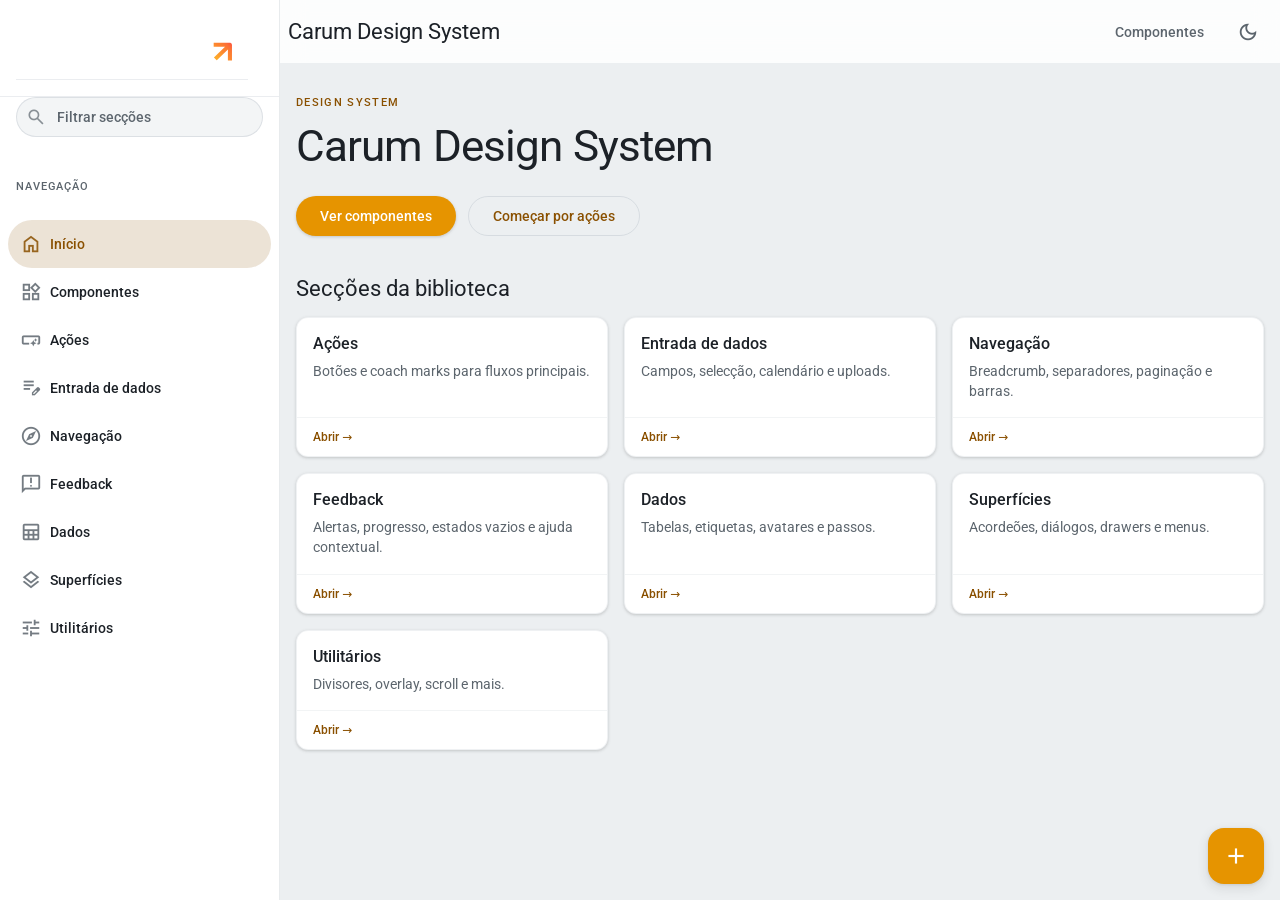
<file: index.html>
<!DOCTYPE html>
<html lang="pt-BR" data-theme="dark">
  <head>
    <meta charset="utf-8" />
    <meta name="viewport" content="width=device-width, initial-scale=1" />
    <meta name="color-scheme" content="dark light" />
    <script>
      (function () {
        try {
          var t = localStorage.getItem("carumds-theme");
          if (t === "light" || t === "dark") {
            document.documentElement.setAttribute("data-theme", t);
            document.documentElement.style.colorScheme =
              t === "light" ? "light" : "dark";
            return;
          }
        } catch (e) {}
        var m = window.matchMedia("(prefers-color-scheme: light)").matches;
        document.documentElement.setAttribute("data-theme", m ? "light" : "dark");
        document.documentElement.style.colorScheme = m ? "light" : "dark";
      })();
    </script>
    <title>carumds — Design system</title>
    <link rel="stylesheet" href="css/design-tokens.css" />
    <link rel="stylesheet" href="css/core-components.css" />
    <link rel="stylesheet" href="css/components.css" />
    <link rel="stylesheet" href="css/storybook-shell.css" />
    <link rel="stylesheet" href="css/theme.css" />
    <link rel="stylesheet" href="css/m3-landing.css" />
  </head>
  <body class="md-body">
    <div class="md-app" id="md-app">
      <div class="md-scrim" id="md-scrim" aria-hidden="true"></div>

      <nav class="md-nav" aria-label="Documentação">
        <div class="md-nav__brand">
<div class="md-nav__brand">
  <img
    class="md-nav__brand-logo"
    src="img/CRMBonuslogo.svg"
    alt="CRM Bonus"
    width="200px"
    height="auto"
  />

</div>
        </div>
        <div class="md-nav__search">
          <div class="md-nav__search-wrap">
            <span class="ms" aria-hidden="true">search</span>
            <input
              type="search"
              id="md-nav-filter"
              placeholder="Filtrar secções"
              autocomplete="off"
              aria-label="Filtrar lista de secções"
            />
          </div>
        </div>
        <p class="md-nav__label">Navegação</p>
        <ul class="md-nav__list" role="list">
          <li role="listitem">
            <a class="md-nav__link" href="index.html" aria-current="page"
              ><span class="ms" aria-hidden="true">home</span>Início</a
            >
          </li>
          <li role="listitem">
            <a class="md-nav__link" href="library/index.html"
              ><span class="ms" aria-hidden="true">widgets</span>Componentes</a
            >
          </li>
          <li role="listitem">
            <a class="md-nav__link" href="library/actions.html"
              ><span class="ms" aria-hidden="true">smart_button</span>Ações</a
            >
          </li>
          <li role="listitem">
            <a class="md-nav__link" href="library/inputs.html"
              ><span class="ms" aria-hidden="true">edit_note</span>Entrada de dados</a
            >
          </li>
          <li role="listitem">
            <a class="md-nav__link" href="library/navigation.html"
              ><span class="ms" aria-hidden="true">explore</span>Navegação</a
            >
          </li>
          <li role="listitem">
            <a class="md-nav__link" href="library/feedback.html"
              ><span class="ms" aria-hidden="true">feedback</span>Feedback</a
            >
          </li>
          <li role="listitem">
            <a class="md-nav__link" href="library/data-display.html"
              ><span class="ms" aria-hidden="true">table</span>Dados</a
            >
          </li>
          <li role="listitem">
            <a class="md-nav__link" href="library/surfaces.html"
              ><span class="ms" aria-hidden="true">layers</span>Superfícies</a
            >
          </li>
          <li role="listitem">
            <a class="md-nav__link" href="library/utilities.html"
              ><span class="ms" aria-hidden="true">tune</span>Utilitários</a
            >
          </li>
        </ul>
      </nav>

      <div class="md-main-wrap">
        <header class="md-top-bar">
          <button type="button" class="md-top-bar__menu" id="md-open-nav" aria-label="Abrir navegação">
            <span class="ms">menu</span>
          </button>
          <div class="md-top-bar__heading">
            <h1>Carum Design System</h1>
          </div>
          <nav class="md-top-bar__nav" aria-label="Atalhos">
            <a href="library/index.html">Componentes</a>
          </nav>
          <div class="md-top-bar__actions">
            <button type="button" class="md-icon-btn" id="md-theme-toggle" aria-pressed="false" aria-label="Alternar tema claro ou escuro" title="Tema">
              <span class="ms">light_mode</span>
            </button>
          </div>
        </header>

        <main class="md-content md-landing" id="main-content">
          <section class="md-landing__hero" aria-labelledby="landing-title">
            <p class="md-landing__eyebrow">Design system</p>
            <h2 class="md-landing__title" id="landing-title">Carum Design System</h2>
         
            <div class="md-landing__actions">
              <a class="md-landing__btn md-landing__btn--filled" href="library/index.html">Ver componentes</a>
              <a class="md-landing__btn md-landing__btn--outline" href="library/actions.html">Começar por ações</a>
            </div>
          </section>

          <h3 class="md-landing__section-title">Secções da biblioteca</h3>
          <div class="md-landing__grid">
            <a class="md-landing-card" href="library/actions.html">
              <div class="md-landing-card__body">
                <h4 class="md-landing-card__title">Ações</h4>
                <p class="md-landing-card__desc">Botões e coach marks para fluxos principais.</p>
              </div>
              <div class="md-landing-card__footer">Abrir →</div>
            </a>
            <a class="md-landing-card" href="library/inputs.html">
              <div class="md-landing-card__body">
                <h4 class="md-landing-card__title">Entrada de dados</h4>
                <p class="md-landing-card__desc">Campos, selecção, calendário e uploads.</p>
              </div>
              <div class="md-landing-card__footer">Abrir →</div>
            </a>
            <a class="md-landing-card" href="library/navigation.html">
              <div class="md-landing-card__body">
                <h4 class="md-landing-card__title">Navegação</h4>
                <p class="md-landing-card__desc">Breadcrumb, separadores, paginação e barras.</p>
              </div>
              <div class="md-landing-card__footer">Abrir →</div>
            </a>
            <a class="md-landing-card" href="library/feedback.html">
              <div class="md-landing-card__body">
                <h4 class="md-landing-card__title">Feedback</h4>
                <p class="md-landing-card__desc">Alertas, progresso, estados vazios e ajuda contextual.</p>
              </div>
              <div class="md-landing-card__footer">Abrir →</div>
            </a>
            <a class="md-landing-card" href="library/data-display.html">
              <div class="md-landing-card__body">
                <h4 class="md-landing-card__title">Dados</h4>
                <p class="md-landing-card__desc">Tabelas, etiquetas, avatares e passos.</p>
              </div>
              <div class="md-landing-card__footer">Abrir →</div>
            </a>
            <a class="md-landing-card" href="library/surfaces.html">
              <div class="md-landing-card__body">
                <h4 class="md-landing-card__title">Superfícies</h4>
                <p class="md-landing-card__desc">Acordeões, diálogos, drawers e menus.</p>
              </div>
              <div class="md-landing-card__footer">Abrir →</div>
            </a>
            <a class="md-landing-card" href="library/utilities.html">
              <div class="md-landing-card__body">
                <h4 class="md-landing-card__title">Utilitários</h4>
                <p class="md-landing-card__desc">Divisores, overlay, scroll e mais.</p>
              </div>
              <div class="md-landing-card__footer">Abrir →</div>
            </a>
          </div>
        </main>
      </div>
    </div>

    <button type="button" class="md-fab" aria-label="Acção principal (exemplo)">
      <span class="ms">add</span>
    </button>

    <script src="js/theme.js"></script>
    <script src="js/demos.js"></script>
  </body>
</html>
</file>
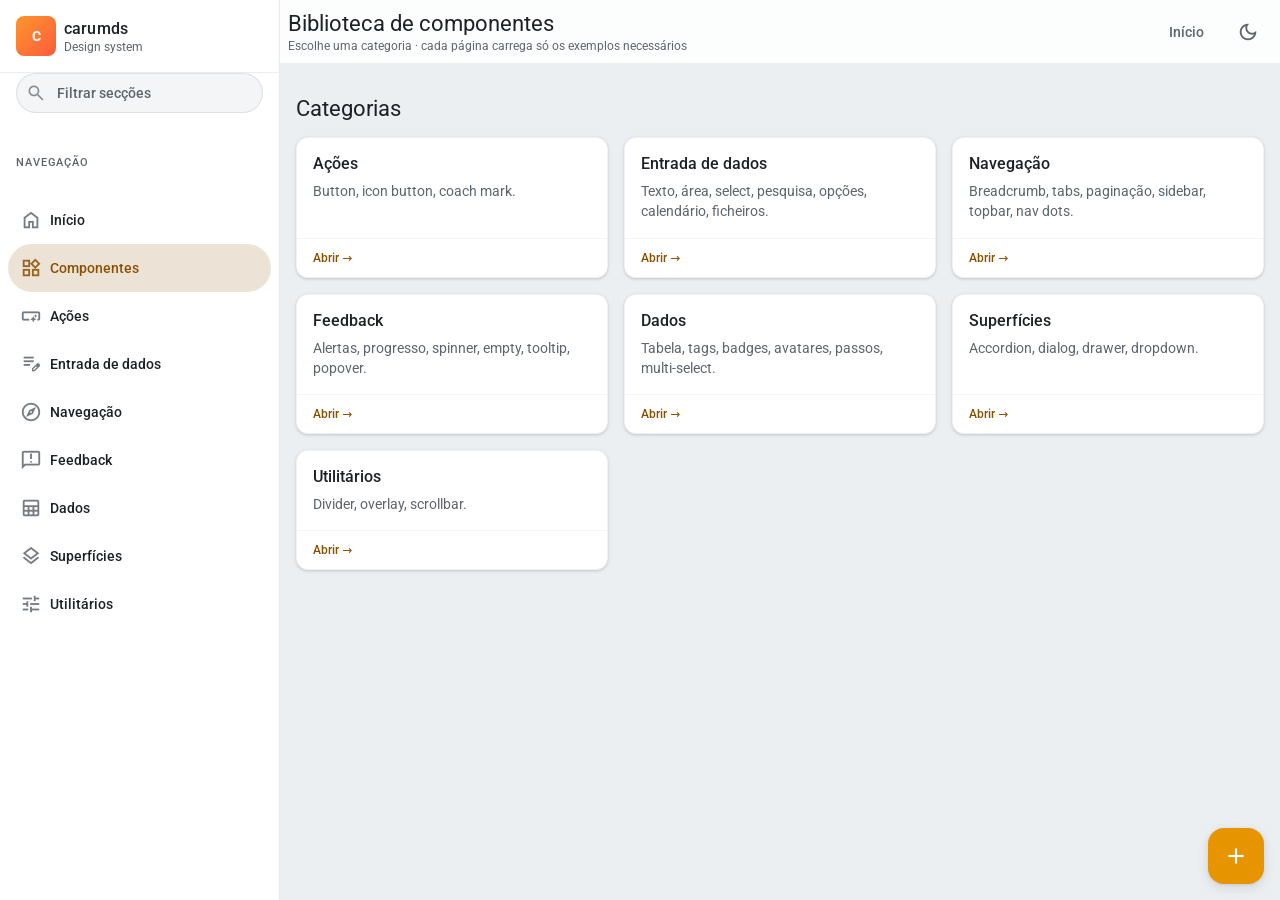
<file: library/index.html>
<!DOCTYPE html>
<html lang="pt-BR" data-theme="dark">
  <head>
    <meta charset="utf-8" />
    <meta name="viewport" content="width=device-width, initial-scale=1" />
    <meta name="color-scheme" content="dark light" />
    <script>
      (function () {
        try {
          var t = localStorage.getItem("carumds-theme");
          if (t === "light" || t === "dark") {
            document.documentElement.setAttribute("data-theme", t);
            document.documentElement.style.colorScheme =
              t === "light" ? "light" : "dark";
            return;
          }
        } catch (e) {}
        var m = window.matchMedia("(prefers-color-scheme: light)").matches;
        document.documentElement.setAttribute("data-theme", m ? "light" : "dark");
        document.documentElement.style.colorScheme = m ? "light" : "dark";
      })();
    </script>
    <title>Componentes — carumds</title>
    <link rel="stylesheet" href="../css/design-tokens.css" />
    <link rel="stylesheet" href="../css/core-components.css" />
    <link rel="stylesheet" href="../css/components.css" />
    <link rel="stylesheet" href="../css/storybook-shell.css" />
    <link rel="stylesheet" href="../css/theme.css" />
    <link rel="stylesheet" href="../css/m3-landing.css" />
  </head>
  <body class="md-body">
    <div class="md-app" id="md-app">
      <div class="md-scrim" id="md-scrim" aria-hidden="true"></div>

      <nav class="md-nav" aria-label="Documentação">
        <div class="md-nav__brand">
          <div class="md-nav__brand-icon" aria-hidden="true">C</div>
          <div class="md-nav__brand-text">
            <p class="md-nav__title">carumds</p>
            <p class="md-nav__subtitle">Design system</p>
          </div>
        </div>
        <div class="md-nav__search">
          <div class="md-nav__search-wrap">
            <span class="ms" aria-hidden="true">search</span>
            <input type="search" id="md-nav-filter" placeholder="Filtrar secções" autocomplete="off" aria-label="Filtrar lista de secções" />
          </div>
        </div>
        <p class="md-nav__label">Navegação</p>
        <ul class="md-nav__list" role="list">
          <li role="listitem">
            <a class="md-nav__link" href="../index.html"><span class="ms" aria-hidden="true">home</span>Início</a>
          </li>
          <li role="listitem">
            <a class="md-nav__link" href="index.html" aria-current="page"><span class="ms" aria-hidden="true">widgets</span>Componentes</a>
          </li>
          <li role="listitem">
            <a class="md-nav__link" href="actions.html"><span class="ms" aria-hidden="true">smart_button</span>Ações</a>
          </li>
          <li role="listitem">
            <a class="md-nav__link" href="inputs.html"><span class="ms" aria-hidden="true">edit_note</span>Entrada de dados</a>
          </li>
          <li role="listitem">
            <a class="md-nav__link" href="navigation.html"><span class="ms" aria-hidden="true">explore</span>Navegação</a>
          </li>
          <li role="listitem">
            <a class="md-nav__link" href="feedback.html"><span class="ms" aria-hidden="true">feedback</span>Feedback</a>
          </li>
          <li role="listitem">
            <a class="md-nav__link" href="data-display.html"><span class="ms" aria-hidden="true">table</span>Dados</a>
          </li>
          <li role="listitem">
            <a class="md-nav__link" href="surfaces.html"><span class="ms" aria-hidden="true">layers</span>Superfícies</a>
          </li>
          <li role="listitem">
            <a class="md-nav__link" href="utilities.html"><span class="ms" aria-hidden="true">tune</span>Utilitários</a>
          </li>
        </ul>
      </nav>

      <div class="md-main-wrap">
        <header class="md-top-bar">
          <button type="button" class="md-top-bar__menu" id="md-open-nav" aria-label="Abrir navegação">
            <span class="ms">menu</span>
          </button>
          <div class="md-top-bar__heading">
            <h1>Biblioteca de componentes</h1>
            <p>Escolhe uma categoria · cada página carrega só os exemplos necessários</p>
          </div>
          <nav class="md-top-bar__nav" aria-label="Atalhos">
            <a href="../index.html">Início</a>
          </nav>
          <div class="md-top-bar__actions">
            <button type="button" class="md-icon-btn" id="md-theme-toggle" aria-pressed="false" aria-label="Alternar tema claro ou escuro" title="Tema">
              <span class="ms">light_mode</span>
            </button>
          </div>
        </header>

        <main class="md-content md-landing" id="main-content">

          <h2 class="md-landing__section-title">Categorias</h2>
          <div class="md-landing__grid">
            <a class="md-landing-card" href="actions.html">
              <div class="md-landing-card__body">
                <h3 class="md-landing-card__title">Ações</h3>
                <p class="md-landing-card__desc">Button, icon button, coach mark.</p>
              </div>
              <div class="md-landing-card__footer">Abrir →</div>
            </a>
            <a class="md-landing-card" href="inputs.html">
              <div class="md-landing-card__body">
                <h3 class="md-landing-card__title">Entrada de dados</h3>
                <p class="md-landing-card__desc">Texto, área, select, pesquisa, opções, calendário, ficheiros.</p>
              </div>
              <div class="md-landing-card__footer">Abrir →</div>
            </a>
            <a class="md-landing-card" href="navigation.html">
              <div class="md-landing-card__body">
                <h3 class="md-landing-card__title">Navegação</h3>
                <p class="md-landing-card__desc">Breadcrumb, tabs, paginação, sidebar, topbar, nav dots.</p>
              </div>
              <div class="md-landing-card__footer">Abrir →</div>
            </a>
            <a class="md-landing-card" href="feedback.html">
              <div class="md-landing-card__body">
                <h3 class="md-landing-card__title">Feedback</h3>
                <p class="md-landing-card__desc">Alertas, progresso, spinner, empty, tooltip, popover.</p>
              </div>
              <div class="md-landing-card__footer">Abrir →</div>
            </a>
            <a class="md-landing-card" href="data-display.html">
              <div class="md-landing-card__body">
                <h3 class="md-landing-card__title">Dados</h3>
                <p class="md-landing-card__desc">Tabela, tags, badges, avatares, passos, multi-select.</p>
              </div>
              <div class="md-landing-card__footer">Abrir →</div>
            </a>
            <a class="md-landing-card" href="surfaces.html">
              <div class="md-landing-card__body">
                <h3 class="md-landing-card__title">Superfícies</h3>
                <p class="md-landing-card__desc">Accordion, dialog, drawer, dropdown.</p>
              </div>
              <div class="md-landing-card__footer">Abrir →</div>
            </a>
            <a class="md-landing-card" href="utilities.html">
              <div class="md-landing-card__body">
                <h3 class="md-landing-card__title">Utilitários</h3>
                <p class="md-landing-card__desc">Divider, overlay, scrollbar.</p>
              </div>
              <div class="md-landing-card__footer">Abrir →</div>
            </a>
          </div>
        </main>
      </div>
    </div>

    <button type="button" class="md-fab" aria-label="Acção principal (exemplo)">
      <span class="ms">add</span>
    </button>

    <script src="../js/theme.js"></script>
    <script src="../js/demos.js"></script>
  </body>
</html>
</file>
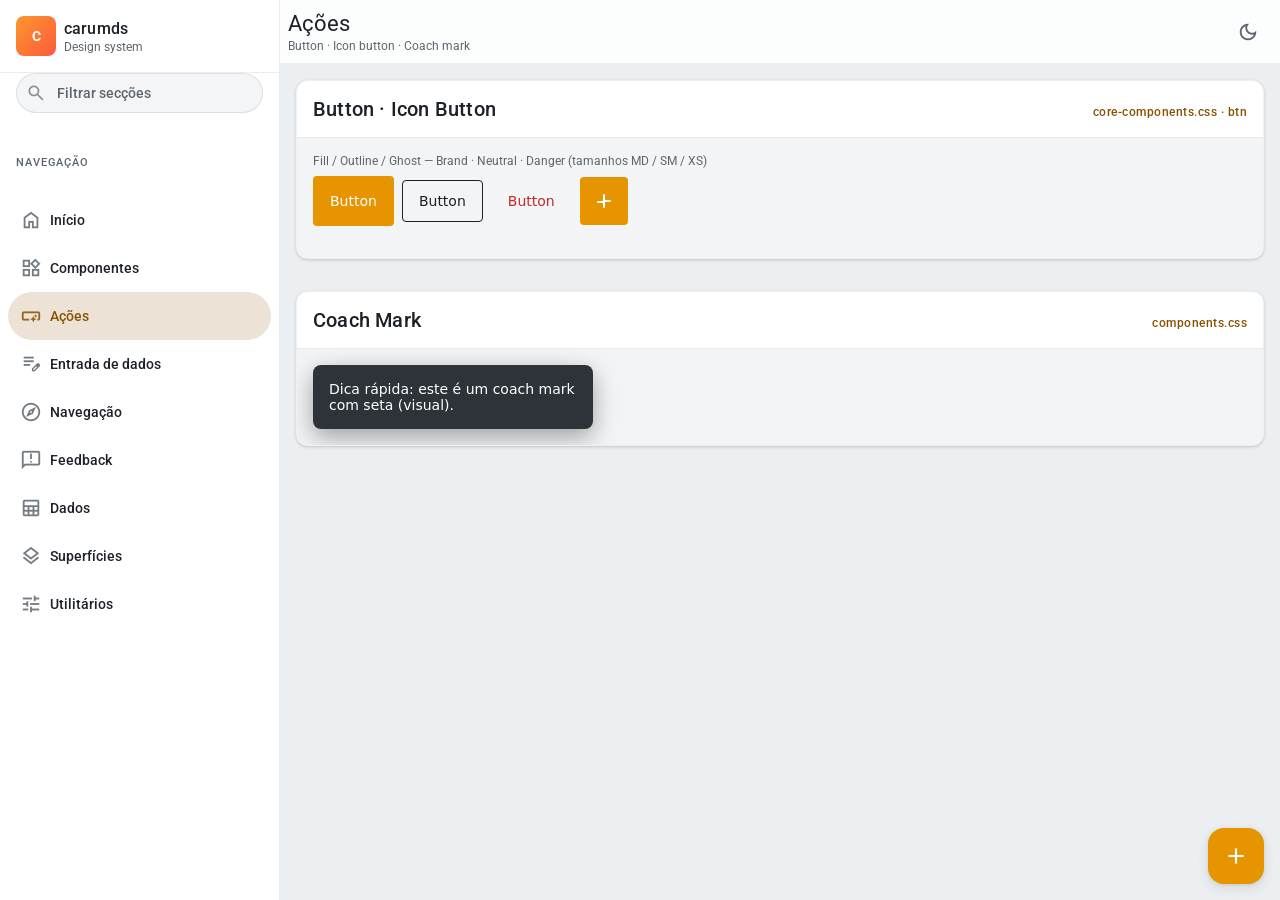
<file: library/actions.html>
<!DOCTYPE html>
<html lang="pt-BR" data-theme="dark">
  <head>
    <meta charset="utf-8" />
    <meta name="viewport" content="width=device-width, initial-scale=1" />
    <meta name="color-scheme" content="dark light" />
    <script>
      (function () {
        try {
          var t = localStorage.getItem("carumds-theme");
          if (t === "light" || t === "dark") {
            document.documentElement.setAttribute("data-theme", t);
            document.documentElement.style.colorScheme =
              t === "light" ? "light" : "dark";
            return;
          }
        } catch (e) {}
        var m = window.matchMedia("(prefers-color-scheme: light)").matches;
        document.documentElement.setAttribute("data-theme", m ? "light" : "dark");
        document.documentElement.style.colorScheme = m ? "light" : "dark";
      })();
    </script>
    <title>Ações — carumds</title>
    <link rel="stylesheet" href="../css/design-tokens.css" />
    <link rel="stylesheet" href="../css/core-components.css" />
    <link rel="stylesheet" href="../css/components.css" />
    <link rel="stylesheet" href="../css/storybook-shell.css" />
    <link rel="stylesheet" href="../css/theme.css" />
  </head>
  <body class="md-body">
    <svg xmlns="http://www.w3.org/2000/svg" width="0" height="0" style="position: absolute; width: 0; height: 0" aria-hidden="true">
      <symbol id="icon-plus" viewBox="0 0 16 16" fill="currentColor">
        <path d="M8 1a1 1 0 0 1 1 1v5h5a1 1 0 1 1 0 2H9v5a1 1 0 1 1-2 0V10H2a1 1 0 0 1 0-2h5V2a1 1 0 0 1 1-1Z" />
      </symbol>
    </svg>

    <div class="md-app" id="md-app">
      <div class="md-scrim" id="md-scrim" aria-hidden="true"></div>

      <nav class="md-nav" aria-label="Documentação">
        <div class="md-nav__brand">
          <div class="md-nav__brand-icon" aria-hidden="true">C</div>
          <div class="md-nav__brand-text">
            <p class="md-nav__title">carumds</p>
            <p class="md-nav__subtitle">Design system</p>
          </div>
        </div>
        <div class="md-nav__search">
          <div class="md-nav__search-wrap">
            <span class="ms" aria-hidden="true">search</span>
            <input type="search" id="md-nav-filter" placeholder="Filtrar secções" autocomplete="off" aria-label="Filtrar lista de secções" />
          </div>
        </div>
        <p class="md-nav__label">Navegação</p>
        <ul class="md-nav__list" role="list">
          <li role="listitem">
            <a class="md-nav__link" href="../index.html"><span class="ms" aria-hidden="true">home</span>Início</a>
          </li>
          <li role="listitem">
            <a class="md-nav__link" href="index.html"><span class="ms" aria-hidden="true">widgets</span>Componentes</a>
          </li>
          <li role="listitem">
            <a class="md-nav__link" href="actions.html" aria-current="page"><span class="ms" aria-hidden="true">smart_button</span>Ações</a>
          </li>
          <li role="listitem">
            <a class="md-nav__link" href="inputs.html"><span class="ms" aria-hidden="true">edit_note</span>Entrada de dados</a>
          </li>
          <li role="listitem">
            <a class="md-nav__link" href="navigation.html"><span class="ms" aria-hidden="true">explore</span>Navegação</a>
          </li>
          <li role="listitem">
            <a class="md-nav__link" href="feedback.html"><span class="ms" aria-hidden="true">feedback</span>Feedback</a>
          </li>
          <li role="listitem">
            <a class="md-nav__link" href="data-display.html"><span class="ms" aria-hidden="true">table</span>Dados</a>
          </li>
          <li role="listitem">
            <a class="md-nav__link" href="surfaces.html"><span class="ms" aria-hidden="true">layers</span>Superfícies</a>
          </li>
          <li role="listitem">
            <a class="md-nav__link" href="utilities.html"><span class="ms" aria-hidden="true">tune</span>Utilitários</a>
          </li>
        </ul>
      </nav>

      <div class="md-main-wrap">
        <header class="md-top-bar">
          <button type="button" class="md-top-bar__menu" id="md-open-nav" aria-label="Abrir navegação">
            <span class="ms">menu</span>
          </button>
          <div class="md-top-bar__heading">
            <h1>Ações</h1>
            <p>Button · Icon button · Coach mark</p>
          </div>
          <div class="md-top-bar__actions">
            <button type="button" class="md-icon-btn" id="md-theme-toggle" aria-pressed="false" aria-label="Alternar tema claro ou escuro" title="Tema">
              <span class="ms">light_mode</span>
            </button>
          </div>
        </header>

        <main class="md-content" id="main-content">
          <section class="md-story" id="button" aria-labelledby="ttl-button">
            <div class="md-story-card">
              <header class="md-story-card__header">
                <h2 class="md-story-card__title" id="ttl-button">Button · Icon Button</h2>
                <span class="md-story-card__meta">core-components.css · btn</span>
              </header>
              <div class="md-story-card__canvas">
                <div class="cc-demo__label">Fill / Outline / Ghost — Brand · Neutral · Danger (tamanhos MD / SM / XS)</div>
                <div class="cc-row" style="margin-bottom: var(--crm-spacing-md)">
                  <button type="button" class="btn btn--md btn--primary btn--solid">Button</button>
                  <button type="button" class="btn btn--sm btn--neutral btn--outline">Button</button>
                  <button type="button" class="btn btn--xs btn--danger btn--ghost">Button</button>
                  <button type="button" class="btn btn--icon btn--md btn--primary btn--solid" aria-label="Adicionar">
                    <svg class="btn__icon" width="16" height="16"><use href="#icon-plus" /></svg>
                  </button>
                </div>
              </div>
            </div>
          </section>

          <section class="md-story" id="coach-mark" aria-labelledby="ttl-coach-mark">
            <div class="md-story-card">
              <header class="md-story-card__header">
                <h2 class="md-story-card__title" id="ttl-coach-mark">Coach Mark</h2>
                <span class="md-story-card__meta">components.css</span>
              </header>
              <div class="md-story-card__canvas">
                <div class="cc-coach">Dica rápida: este é um coach mark com seta (visual).</div>
              </div>
            </div>
          </section>
        </main>
      </div>
    </div>

    <button type="button" class="md-fab" aria-label="Acção principal (exemplo)">
      <span class="ms">add</span>
    </button>

    <script src="../js/theme.js"></script>
    <script src="../js/demos.js"></script>
  </body>
</html>
</file>
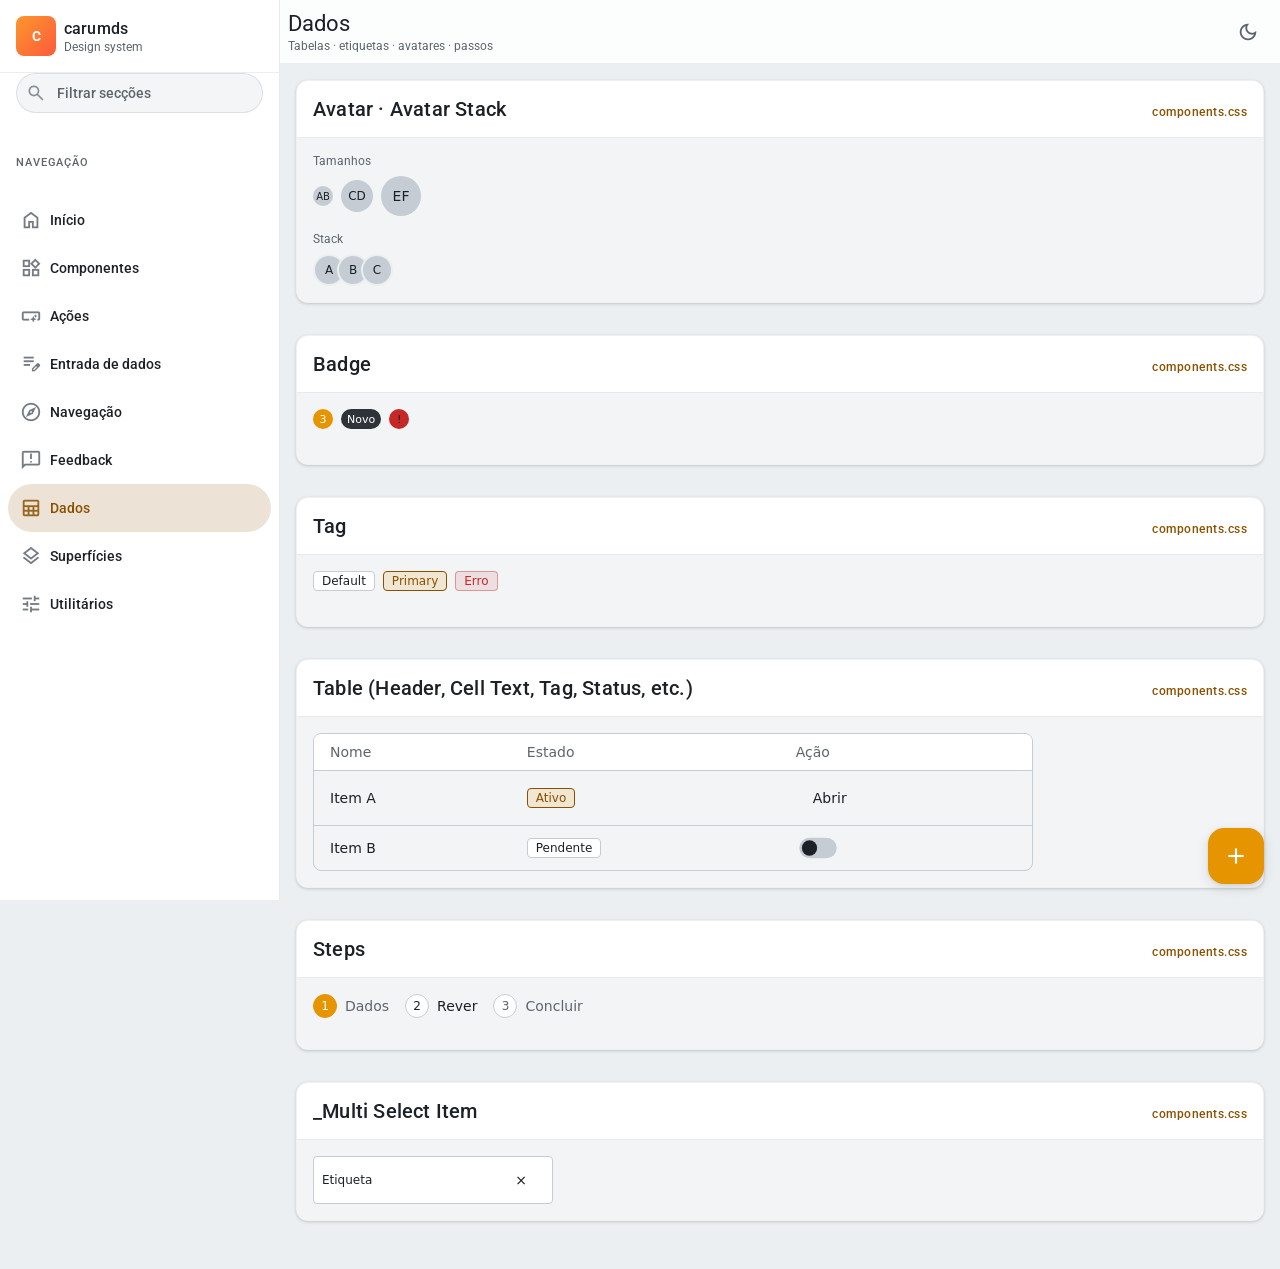
<file: library/data-display.html>
<!DOCTYPE html>
<html lang="pt-BR" data-theme="dark">
  <head>
    <meta charset="utf-8" />
    <meta name="viewport" content="width=device-width, initial-scale=1" />
    <meta name="color-scheme" content="dark light" />
    <script>
      (function () {
        try {
          var t = localStorage.getItem("carumds-theme");
          if (t === "light" || t === "dark") {
            document.documentElement.setAttribute("data-theme", t);
            document.documentElement.style.colorScheme =
              t === "light" ? "light" : "dark";
            return;
          }
        } catch (e) {}
        var m = window.matchMedia("(prefers-color-scheme: light)").matches;
        document.documentElement.setAttribute("data-theme", m ? "light" : "dark");
        document.documentElement.style.colorScheme = m ? "light" : "dark";
      })();
    </script>
    <title>Dados — carumds</title>
    <link rel="stylesheet" href="../css/design-tokens.css" />
    <link rel="stylesheet" href="../css/core-components.css" />
    <link rel="stylesheet" href="../css/components.css" />
    <link rel="stylesheet" href="../css/storybook-shell.css" />
    <link rel="stylesheet" href="../css/theme.css" />
  </head>
  <body class="md-body">
    <svg xmlns="http://www.w3.org/2000/svg" width="0" height="0" style="position: absolute; width: 0; height: 0" aria-hidden="true">
      <symbol id="icon-plus" viewBox="0 0 16 16" fill="currentColor">
        <path d="M8 1a1 1 0 0 1 1 1v5h5a1 1 0 1 1 0 2H9v5a1 1 0 1 1-2 0V10H2a1 1 0 0 1 0-2h5V2a1 1 0 0 1 1-1Z" />
      </symbol>
    </svg>

    <div class="md-app" id="md-app">
      <div class="md-scrim" id="md-scrim" aria-hidden="true"></div>

      <nav class="md-nav" aria-label="Documentação">
        <div class="md-nav__brand">
          <div class="md-nav__brand-icon" aria-hidden="true">C</div>
          <div class="md-nav__brand-text">
            <p class="md-nav__title">carumds</p>
            <p class="md-nav__subtitle">Design system</p>
          </div>
        </div>
        <div class="md-nav__search">
          <div class="md-nav__search-wrap">
            <span class="ms" aria-hidden="true">search</span>
            <input type="search" id="md-nav-filter" placeholder="Filtrar secções" autocomplete="off" aria-label="Filtrar lista de secções" />
          </div>
        </div>
        <p class="md-nav__label">Navegação</p>
        <ul class="md-nav__list" role="list">
          <li role="listitem">
            <a class="md-nav__link" href="../index.html"><span class="ms" aria-hidden="true">home</span>Início</a>
          </li>
          <li role="listitem">
            <a class="md-nav__link" href="index.html"><span class="ms" aria-hidden="true">widgets</span>Componentes</a>
          </li>
          <li role="listitem">
            <a class="md-nav__link" href="actions.html"><span class="ms" aria-hidden="true">smart_button</span>Ações</a>
          </li>
          <li role="listitem">
            <a class="md-nav__link" href="inputs.html"><span class="ms" aria-hidden="true">edit_note</span>Entrada de dados</a>
          </li>
          <li role="listitem">
            <a class="md-nav__link" href="navigation.html"><span class="ms" aria-hidden="true">explore</span>Navegação</a>
          </li>
          <li role="listitem">
            <a class="md-nav__link" href="feedback.html"><span class="ms" aria-hidden="true">feedback</span>Feedback</a>
          </li>
          <li role="listitem">
            <a class="md-nav__link" href="data-display.html" aria-current="page"><span class="ms" aria-hidden="true">table</span>Dados</a>
          </li>
          <li role="listitem">
            <a class="md-nav__link" href="surfaces.html"><span class="ms" aria-hidden="true">layers</span>Superfícies</a>
          </li>
          <li role="listitem">
            <a class="md-nav__link" href="utilities.html"><span class="ms" aria-hidden="true">tune</span>Utilitários</a>
          </li>
        </ul>
      </nav>

      <div class="md-main-wrap">
        <header class="md-top-bar">
          <button type="button" class="md-top-bar__menu" id="md-open-nav" aria-label="Abrir navegação">
            <span class="ms">menu</span>
          </button>
          <div class="md-top-bar__heading">
            <h1>Dados</h1>
            <p>Tabelas · etiquetas · avatares · passos</p>
          </div>
          <div class="md-top-bar__actions">
            <button type="button" class="md-icon-btn" id="md-theme-toggle" aria-pressed="false" aria-label="Alternar tema claro ou escuro" title="Tema">
              <span class="ms">light_mode</span>
            </button>
          </div>
        </header>

        <main class="md-content" id="main-content">
          <section class="md-story" id="avatar" aria-labelledby="ttl-avatar">
            <div class="md-story-card">
              <header class="md-story-card__header">
                <h2 class="md-story-card__title" id="ttl-avatar">Avatar · Avatar Stack</h2>
                <span class="md-story-card__meta">components.css</span>
              </header>
              <div class="md-story-card__canvas">
                <div class="cc-demo__label">Tamanhos</div>
                <div class="cc-row">
                  <span class="cc-avatar cc-avatar--sm">AB</span>
                  <span class="cc-avatar cc-avatar--md">CD</span>
                  <span class="cc-avatar cc-avatar--lg">EF</span>
                </div>
                <div class="cc-demo__label" style="margin-top: var(--crm-spacing-md)">Stack</div>
                <div class="cc-avatar-stack">
                  <span class="cc-avatar cc-avatar--md">A</span>
                  <span class="cc-avatar cc-avatar--md">B</span>
                  <span class="cc-avatar cc-avatar--md">C</span>
                </div>
              </div>
            </div>
          </section>

          <section class="md-story" id="badge" aria-labelledby="ttl-badge">
            <div class="md-story-card">
              <header class="md-story-card__header">
                <h2 class="md-story-card__title" id="ttl-badge">Badge</h2>
                <span class="md-story-card__meta">components.css</span>
              </header>
              <div class="md-story-card__canvas">
                <div class="cc-row">
                  <span class="cc-badge">3</span>
                  <span class="cc-badge cc-badge--neutral">Novo</span>
                  <span class="cc-badge cc-badge--critical">!</span>
                </div>
              </div>
            </div>
          </section>

          <section class="md-story" id="tag" aria-labelledby="ttl-tag">
            <div class="md-story-card">
              <header class="md-story-card__header">
                <h2 class="md-story-card__title" id="ttl-tag">Tag</h2>
                <span class="md-story-card__meta">components.css</span>
              </header>
              <div class="md-story-card__canvas">
                <div class="cc-row">
                  <span class="cc-tag">Default</span>
                  <span class="cc-tag cc-tag--primary">Primary</span>
                  <span class="cc-tag cc-tag--critical">Erro</span>
                </div>
              </div>
            </div>
          </section>

          <section class="md-story" id="table" aria-labelledby="ttl-table">
            <div class="md-story-card">
              <header class="md-story-card__header">
                <h2 class="md-story-card__title" id="ttl-table">Table (Header, Cell Text, Tag, Status, etc.)</h2>
                <span class="md-story-card__meta">components.css</span>
              </header>
              <div class="md-story-card__canvas">
                <div class="cc-table-wrap">
                  <table class="cc-table">
                    <thead>
                      <tr>
                        <th>Nome</th>
                        <th>Estado</th>
                        <th>Ação</th>
                      </tr>
                    </thead>
                    <tbody>
                      <tr>
                        <td>Item A</td>
                        <td><span class="cc-tag cc-tag--primary">Ativo</span></td>
                        <td><button type="button" class="btn btn--xs btn--neutral btn--ghost">Abrir</button></td>
                      </tr>
                      <tr>
                        <td>Item B</td>
                        <td><span class="cc-tag">Pendente</span></td>
                        <td>
                          <label class="cc-switch" style="transform: scale(0.85)"><input type="checkbox" /><span class="cc-switch__slider"></span></label>
                        </td>
                      </tr>
                    </tbody>
                  </table>
                </div>
              </div>
            </div>
          </section>

          <section class="md-story" id="steps" aria-labelledby="ttl-steps">
            <div class="md-story-card">
              <header class="md-story-card__header">
                <h2 class="md-story-card__title" id="ttl-steps">Steps</h2>
                <span class="md-story-card__meta">components.css</span>
              </header>
              <div class="md-story-card__canvas">
                <ol class="cc-steps">
                  <li class="is-done">Dados</li>
                  <li class="is-current">Rever</li>
                  <li>Concluir</li>
                </ol>
              </div>
            </div>
          </section>

          <section class="md-story" id="multi-select" aria-labelledby="ttl-multi-select">
            <div class="md-story-card">
              <header class="md-story-card__header">
                <h2 class="md-story-card__title" id="ttl-multi-select">_Multi Select Item</h2>
                <span class="md-story-card__meta">components.css</span>
              </header>
              <div class="md-story-card__canvas">
                <div class="cc-multi-item"><span>Etiqueta</span><button type="button" class="btn btn--xs btn--neutral btn--ghost" aria-label="Remover">×</button></div>
              </div>
            </div>
          </section>
        </main>
      </div>
    </div>

    <button type="button" class="md-fab" aria-label="Acção principal (exemplo)">
      <span class="ms">add</span>
    </button>

    <script src="../js/theme.js"></script>
    <script src="../js/demos.js"></script>
  </body>
</html>
</file>
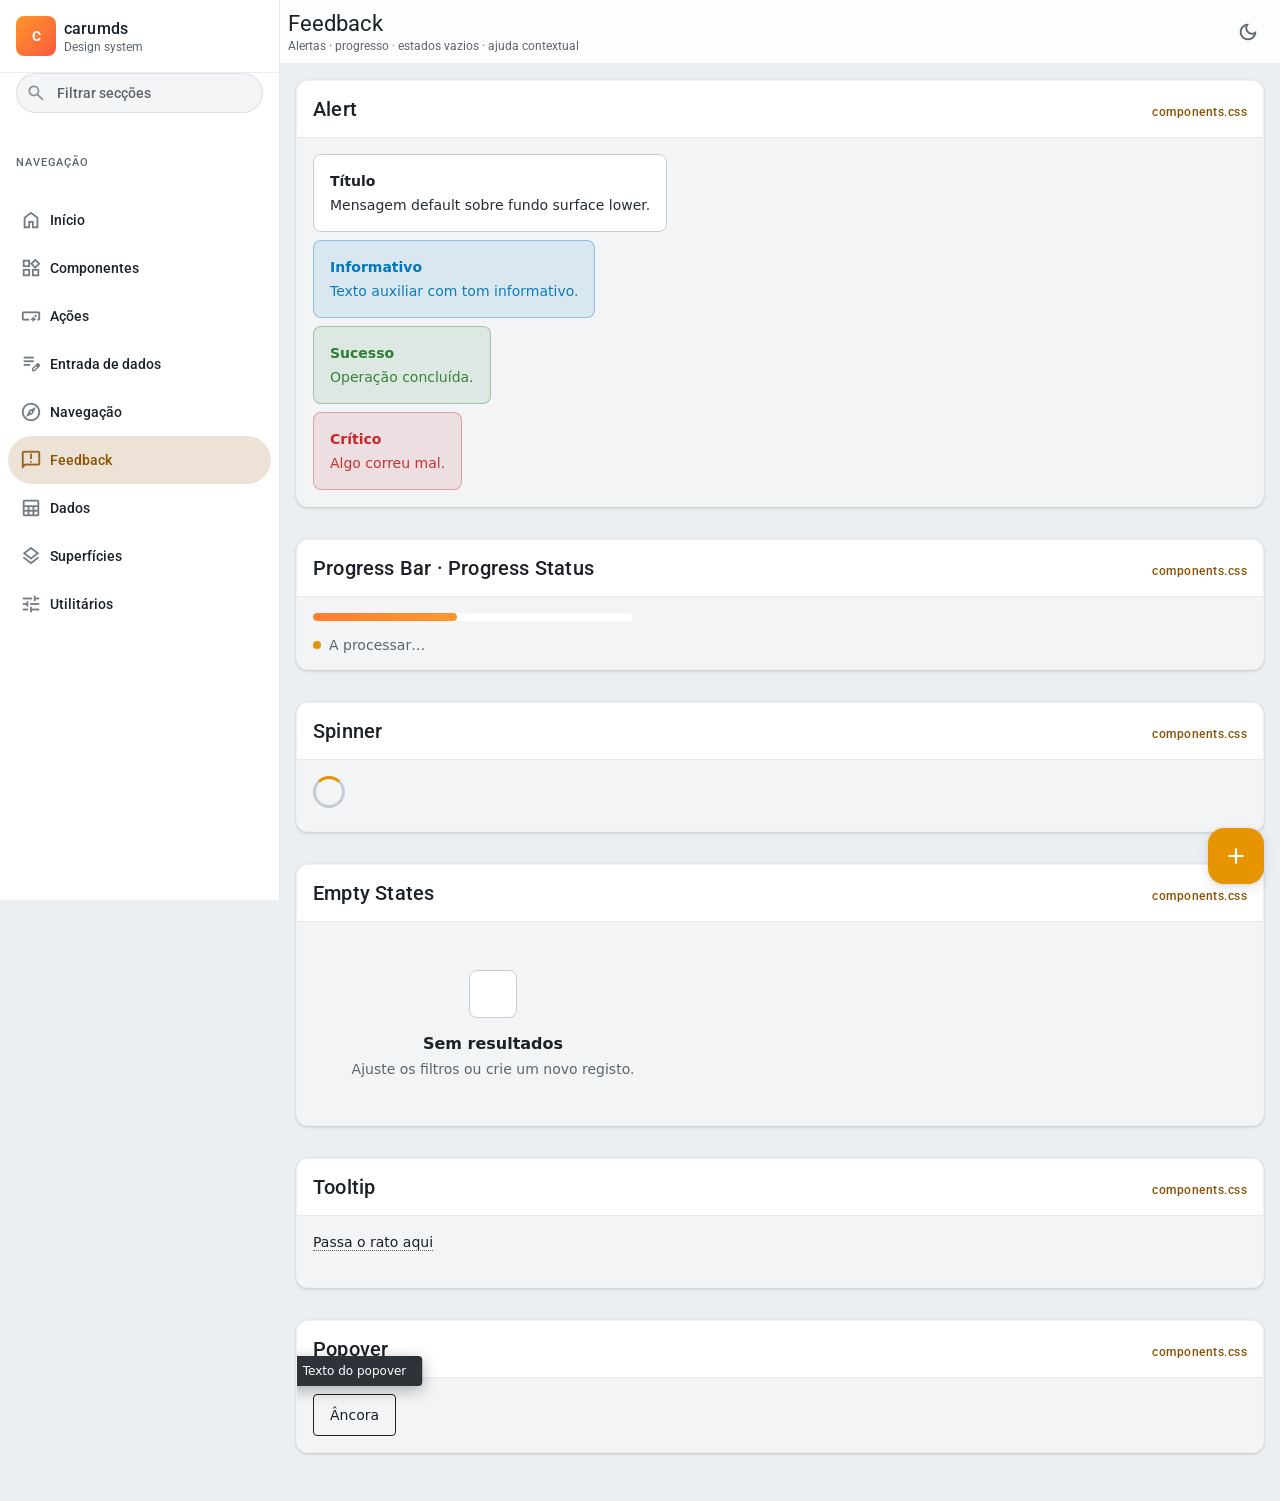
<file: library/feedback.html>
<!DOCTYPE html>
<html lang="pt-BR" data-theme="dark">
  <head>
    <meta charset="utf-8" />
    <meta name="viewport" content="width=device-width, initial-scale=1" />
    <meta name="color-scheme" content="dark light" />
    <script>
      (function () {
        try {
          var t = localStorage.getItem("carumds-theme");
          if (t === "light" || t === "dark") {
            document.documentElement.setAttribute("data-theme", t);
            document.documentElement.style.colorScheme =
              t === "light" ? "light" : "dark";
            return;
          }
        } catch (e) {}
        var m = window.matchMedia("(prefers-color-scheme: light)").matches;
        document.documentElement.setAttribute("data-theme", m ? "light" : "dark");
        document.documentElement.style.colorScheme = m ? "light" : "dark";
      })();
    </script>
    <title>Feedback — carumds</title>
    <link rel="stylesheet" href="../css/design-tokens.css" />
    <link rel="stylesheet" href="../css/core-components.css" />
    <link rel="stylesheet" href="../css/components.css" />
    <link rel="stylesheet" href="../css/storybook-shell.css" />
    <link rel="stylesheet" href="../css/theme.css" />
  </head>
  <body class="md-body">
    <div class="md-app" id="md-app">
      <div class="md-scrim" id="md-scrim" aria-hidden="true"></div>

      <nav class="md-nav" aria-label="Documentação">
        <div class="md-nav__brand">
          <div class="md-nav__brand-icon" aria-hidden="true">C</div>
          <div class="md-nav__brand-text">
            <p class="md-nav__title">carumds</p>
            <p class="md-nav__subtitle">Design system</p>
          </div>
        </div>
        <div class="md-nav__search">
          <div class="md-nav__search-wrap">
            <span class="ms" aria-hidden="true">search</span>
            <input type="search" id="md-nav-filter" placeholder="Filtrar secções" autocomplete="off" aria-label="Filtrar lista de secções" />
          </div>
        </div>
        <p class="md-nav__label">Navegação</p>
        <ul class="md-nav__list" role="list">
          <li role="listitem">
            <a class="md-nav__link" href="../index.html"><span class="ms" aria-hidden="true">home</span>Início</a>
          </li>
          <li role="listitem">
            <a class="md-nav__link" href="index.html"><span class="ms" aria-hidden="true">widgets</span>Componentes</a>
          </li>
          <li role="listitem">
            <a class="md-nav__link" href="actions.html"><span class="ms" aria-hidden="true">smart_button</span>Ações</a>
          </li>
          <li role="listitem">
            <a class="md-nav__link" href="inputs.html"><span class="ms" aria-hidden="true">edit_note</span>Entrada de dados</a>
          </li>
          <li role="listitem">
            <a class="md-nav__link" href="navigation.html"><span class="ms" aria-hidden="true">explore</span>Navegação</a>
          </li>
          <li role="listitem">
            <a class="md-nav__link" href="feedback.html" aria-current="page"><span class="ms" aria-hidden="true">feedback</span>Feedback</a>
          </li>
          <li role="listitem">
            <a class="md-nav__link" href="data-display.html"><span class="ms" aria-hidden="true">table</span>Dados</a>
          </li>
          <li role="listitem">
            <a class="md-nav__link" href="surfaces.html"><span class="ms" aria-hidden="true">layers</span>Superfícies</a>
          </li>
          <li role="listitem">
            <a class="md-nav__link" href="utilities.html"><span class="ms" aria-hidden="true">tune</span>Utilitários</a>
          </li>
        </ul>
      </nav>

      <div class="md-main-wrap">
        <header class="md-top-bar">
          <button type="button" class="md-top-bar__menu" id="md-open-nav" aria-label="Abrir navegação">
            <span class="ms">menu</span>
          </button>
          <div class="md-top-bar__heading">
            <h1>Feedback</h1>
            <p>Alertas · progresso · estados vazios · ajuda contextual</p>
          </div>
          <div class="md-top-bar__actions">
            <button type="button" class="md-icon-btn" id="md-theme-toggle" aria-pressed="false" aria-label="Alternar tema claro ou escuro" title="Tema">
              <span class="ms">light_mode</span>
            </button>
          </div>
        </header>

        <main class="md-content" id="main-content">
          <section class="md-story" id="alert" aria-labelledby="ttl-alert">
            <div class="md-story-card">
              <header class="md-story-card__header">
                <h2 class="md-story-card__title" id="ttl-alert">Alert</h2>
                <span class="md-story-card__meta">components.css</span>
              </header>
              <div class="md-story-card__canvas">
                <div class="cc-row" style="flex-direction: column; align-items: flex-start">
                  <div class="cc-alert cc-alert--default" role="alert">
                    <div>
                      <p class="cc-alert__title">Título</p>
                      <p class="cc-alert__body">Mensagem default sobre fundo surface lower.</p>
                    </div>
                  </div>
                  <div class="cc-alert cc-alert--informative" role="alert">
                    <div>
                      <p class="cc-alert__title">Informativo</p>
                      <p class="cc-alert__body">Texto auxiliar com tom informativo.</p>
                    </div>
                  </div>
                  <div class="cc-alert cc-alert--success" role="alert">
                    <div>
                      <p class="cc-alert__title">Sucesso</p>
                      <p class="cc-alert__body">Operação concluída.</p>
                    </div>
                  </div>
                  <div class="cc-alert cc-alert--critical" role="alert">
                    <div>
                      <p class="cc-alert__title">Crítico</p>
                      <p class="cc-alert__body">Algo correu mal.</p>
                    </div>
                  </div>
                </div>
              </div>
            </div>
          </section>

          <section class="md-story" id="progress" aria-labelledby="ttl-progress">
            <div class="md-story-card">
              <header class="md-story-card__header">
                <h2 class="md-story-card__title" id="ttl-progress">Progress Bar · Progress Status</h2>
                <span class="md-story-card__meta">components.css</span>
              </header>
              <div class="md-story-card__canvas">
                <div class="cc-progress-bar" aria-label="Progresso"><div class="cc-progress-bar__fill"></div></div>
                <div class="cc-progress-status" style="margin-top: var(--crm-spacing-md)">
                  <span class="cc-progress-status__dot" aria-hidden="true"></span>
                  A processar…
                </div>
              </div>
            </div>
          </section>

          <section class="md-story" id="spinner" aria-labelledby="ttl-spinner">
            <div class="md-story-card">
              <header class="md-story-card__header">
                <h2 class="md-story-card__title" id="ttl-spinner">Spinner</h2>
                <span class="md-story-card__meta">components.css</span>
              </header>
              <div class="md-story-card__canvas">
                <div class="cc-spinner" role="status" aria-label="A carregar"></div>
              </div>
            </div>
          </section>

          <section class="md-story" id="empty" aria-labelledby="ttl-empty">
            <div class="md-story-card">
              <header class="md-story-card__header">
                <h2 class="md-story-card__title" id="ttl-empty">Empty States</h2>
                <span class="md-story-card__meta">components.css</span>
              </header>
              <div class="md-story-card__canvas">
                <div class="cc-empty">
                  <div class="cc-empty__icon" aria-hidden="true"></div>
                  <h3>Sem resultados</h3>
                  <p>Ajuste os filtros ou crie um novo registo.</p>
                </div>
              </div>
            </div>
          </section>

          <section class="md-story" id="tooltip" aria-labelledby="ttl-tooltip">
            <div class="md-story-card">
              <header class="md-story-card__header">
                <h2 class="md-story-card__title" id="ttl-tooltip">Tooltip</h2>
                <span class="md-story-card__meta">components.css</span>
              </header>
              <div class="md-story-card__canvas">
                <span class="cc-tooltip-host" data-tooltip="Texto de ajuda">Passa o rato aqui</span>
              </div>
            </div>
          </section>

          <section class="md-story" id="popover" aria-labelledby="ttl-popover">
            <div class="md-story-card">
              <header class="md-story-card__header">
                <h2 class="md-story-card__title" id="ttl-popover">Popover</h2>
                <span class="md-story-card__meta">components.css</span>
              </header>
              <div class="md-story-card__canvas">
                <div class="cc-popover-wrap">
                  <button type="button" class="btn btn--sm btn--neutral btn--outline">Âncora</button>
                  <div class="cc-popover" role="tooltip">Texto do popover</div>
                </div>
              </div>
            </div>
          </section>
        </main>
      </div>
    </div>

    <button type="button" class="md-fab" aria-label="Acção principal (exemplo)">
      <span class="ms">add</span>
    </button>

    <script src="../js/theme.js"></script>
    <script src="../js/demos.js"></script>
  </body>
</html>
</file>
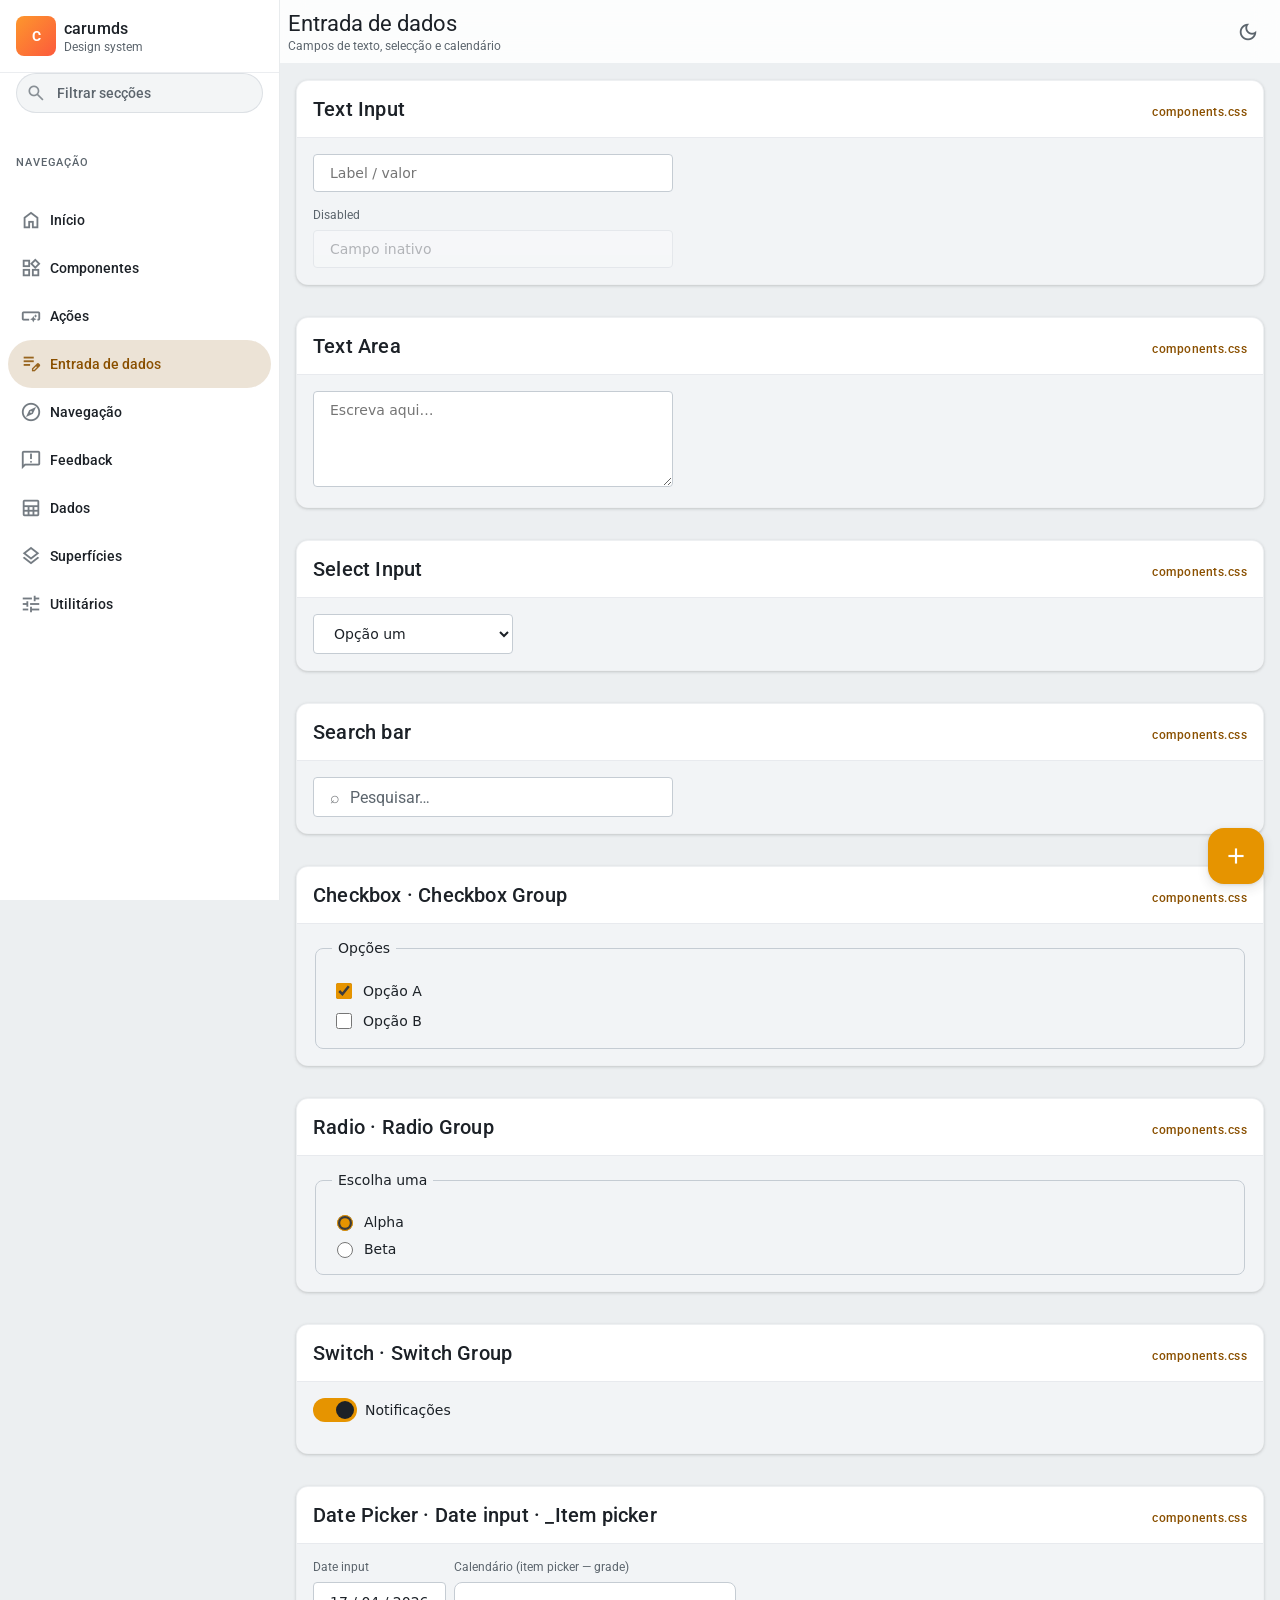
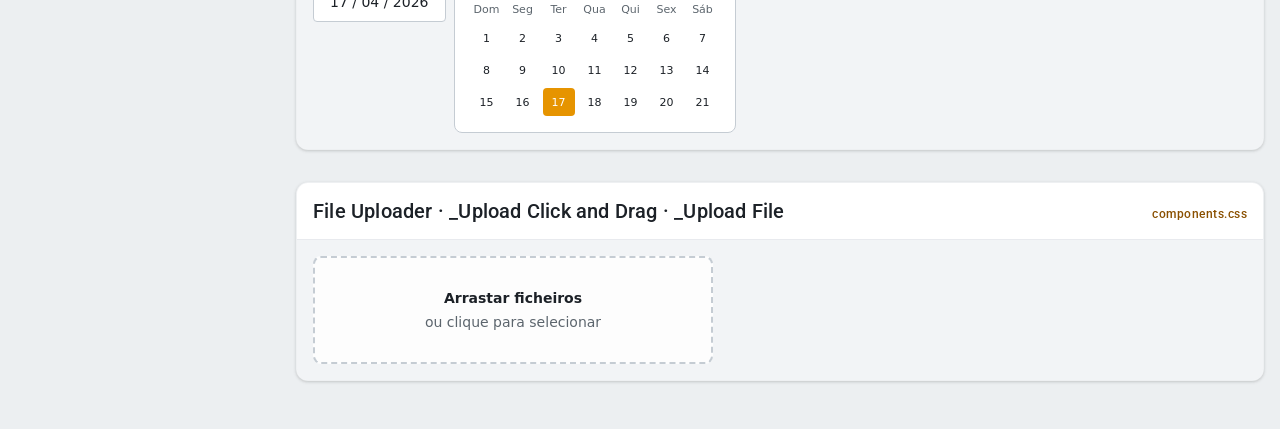
<file: library/inputs.html>
<!DOCTYPE html>
<html lang="pt-BR" data-theme="dark">
  <head>
    <meta charset="utf-8" />
    <meta name="viewport" content="width=device-width, initial-scale=1" />
    <meta name="color-scheme" content="dark light" />
    <script>
      (function () {
        try {
          var t = localStorage.getItem("carumds-theme");
          if (t === "light" || t === "dark") {
            document.documentElement.setAttribute("data-theme", t);
            document.documentElement.style.colorScheme =
              t === "light" ? "light" : "dark";
            return;
          }
        } catch (e) {}
        var m = window.matchMedia("(prefers-color-scheme: light)").matches;
        document.documentElement.setAttribute("data-theme", m ? "light" : "dark");
        document.documentElement.style.colorScheme = m ? "light" : "dark";
      })();
    </script>
    <title>Entrada de dados — carumds</title>
    <link rel="stylesheet" href="../css/design-tokens.css" />
    <link rel="stylesheet" href="../css/core-components.css" />
    <link rel="stylesheet" href="../css/components.css" />
    <link rel="stylesheet" href="../css/storybook-shell.css" />
    <link rel="stylesheet" href="../css/theme.css" />
  </head>
  <body class="md-body">
    <div class="md-app" id="md-app">
      <div class="md-scrim" id="md-scrim" aria-hidden="true"></div>

      <nav class="md-nav" aria-label="Documentação">
        <div class="md-nav__brand">
          <div class="md-nav__brand-icon" aria-hidden="true">C</div>
          <div class="md-nav__brand-text">
            <p class="md-nav__title">carumds</p>
            <p class="md-nav__subtitle">Design system</p>
          </div>
        </div>
        <div class="md-nav__search">
          <div class="md-nav__search-wrap">
            <span class="ms" aria-hidden="true">search</span>
            <input type="search" id="md-nav-filter" placeholder="Filtrar secções" autocomplete="off" aria-label="Filtrar lista de secções" />
          </div>
        </div>
        <p class="md-nav__label">Navegação</p>
        <ul class="md-nav__list" role="list">
          <li role="listitem">
            <a class="md-nav__link" href="../index.html"><span class="ms" aria-hidden="true">home</span>Início</a>
          </li>
          <li role="listitem">
            <a class="md-nav__link" href="index.html"><span class="ms" aria-hidden="true">widgets</span>Componentes</a>
          </li>
          <li role="listitem">
            <a class="md-nav__link" href="actions.html"><span class="ms" aria-hidden="true">smart_button</span>Ações</a>
          </li>
          <li role="listitem">
            <a class="md-nav__link" href="inputs.html" aria-current="page"><span class="ms" aria-hidden="true">edit_note</span>Entrada de dados</a>
          </li>
          <li role="listitem">
            <a class="md-nav__link" href="navigation.html"><span class="ms" aria-hidden="true">explore</span>Navegação</a>
          </li>
          <li role="listitem">
            <a class="md-nav__link" href="feedback.html"><span class="ms" aria-hidden="true">feedback</span>Feedback</a>
          </li>
          <li role="listitem">
            <a class="md-nav__link" href="data-display.html"><span class="ms" aria-hidden="true">table</span>Dados</a>
          </li>
          <li role="listitem">
            <a class="md-nav__link" href="surfaces.html"><span class="ms" aria-hidden="true">layers</span>Superfícies</a>
          </li>
          <li role="listitem">
            <a class="md-nav__link" href="utilities.html"><span class="ms" aria-hidden="true">tune</span>Utilitários</a>
          </li>
        </ul>
      </nav>

      <div class="md-main-wrap">
        <header class="md-top-bar">
          <button type="button" class="md-top-bar__menu" id="md-open-nav" aria-label="Abrir navegação">
            <span class="ms">menu</span>
          </button>
          <div class="md-top-bar__heading">
            <h1>Entrada de dados</h1>
            <p>Campos de texto, selecção e calendário</p>
          </div>
          <div class="md-top-bar__actions">
            <button type="button" class="md-icon-btn" id="md-theme-toggle" aria-pressed="false" aria-label="Alternar tema claro ou escuro" title="Tema">
              <span class="ms">light_mode</span>
            </button>
          </div>
        </header>

        <main class="md-content" id="main-content">
          <section class="md-story" id="text-input" aria-labelledby="ttl-text-input">
            <div class="md-story-card">
              <header class="md-story-card__header">
                <h2 class="md-story-card__title" id="ttl-text-input">Text Input</h2>
                <span class="md-story-card__meta">components.css</span>
              </header>
              <div class="md-story-card__canvas">
                <input type="text" class="cc-input" placeholder="Label / valor" />
                <div class="cc-demo__label" style="margin-top: var(--crm-spacing-md)">Disabled</div>
                <input type="text" class="cc-input" value="Campo inativo" disabled />
              </div>
            </div>
          </section>

          <section class="md-story" id="text-area" aria-labelledby="ttl-text-area">
            <div class="md-story-card">
              <header class="md-story-card__header">
                <h2 class="md-story-card__title" id="ttl-text-area">Text Area</h2>
                <span class="md-story-card__meta">components.css</span>
              </header>
              <div class="md-story-card__canvas">
                <textarea class="cc-textarea" placeholder="Escreva aqui…"></textarea>
              </div>
            </div>
          </section>

          <section class="md-story" id="select" aria-labelledby="ttl-select">
            <div class="md-story-card">
              <header class="md-story-card__header">
                <h2 class="md-story-card__title" id="ttl-select">Select Input</h2>
                <span class="md-story-card__meta">components.css</span>
              </header>
              <div class="md-story-card__canvas">
                <select class="cc-select" aria-label="Exemplo">
                  <option>Opção um</option>
                  <option>Opção dois</option>
                </select>
              </div>
            </div>
          </section>

          <section class="md-story" id="search" aria-labelledby="ttl-search">
            <div class="md-story-card">
              <header class="md-story-card__header">
                <h2 class="md-story-card__title" id="ttl-search">Search bar</h2>
                <span class="md-story-card__meta">components.css</span>
              </header>
              <div class="md-story-card__canvas">
                <div class="cc-search">
                  <span aria-hidden="true" style="opacity: 0.6">⌕</span>
                  <input type="search" placeholder="Pesquisar…" />
                </div>
              </div>
            </div>
          </section>

          <section class="md-story" id="checkbox" aria-labelledby="ttl-checkbox">
            <div class="md-story-card">
              <header class="md-story-card__header">
                <h2 class="md-story-card__title" id="ttl-checkbox">Checkbox · Checkbox Group</h2>
                <span class="md-story-card__meta">components.css</span>
              </header>
              <div class="md-story-card__canvas">
                <fieldset class="cc-fieldset">
                  <legend>Opções</legend>
                  <div class="cc-fieldset__group">
                    <label class="cc-check"><input type="checkbox" name="c1" checked /> Opção A</label>
                    <label class="cc-check"><input type="checkbox" name="c2" /> Opção B</label>
                  </div>
                </fieldset>
              </div>
            </div>
          </section>

          <section class="md-story" id="radio" aria-labelledby="ttl-radio">
            <div class="md-story-card">
              <header class="md-story-card__header">
                <h2 class="md-story-card__title" id="ttl-radio">Radio · Radio Group</h2>
                <span class="md-story-card__meta">components.css</span>
              </header>
              <div class="md-story-card__canvas">
                <fieldset class="cc-fieldset">
                  <legend>Escolha uma</legend>
                  <div class="cc-fieldset__group">
                    <label class="cc-radio"><input type="radio" name="rg" checked /> Alpha</label>
                    <label class="cc-radio"><input type="radio" name="rg" /> Beta</label>
                  </div>
                </fieldset>
              </div>
            </div>
          </section>

          <section class="md-story" id="switch" aria-labelledby="ttl-switch">
            <div class="md-story-card">
              <header class="md-story-card__header">
                <h2 class="md-story-card__title" id="ttl-switch">Switch · Switch Group</h2>
                <span class="md-story-card__meta">components.css</span>
              </header>
              <div class="md-story-card__canvas">
                <div class="cc-switch-row">
                  <label class="cc-switch">
                    <input type="checkbox" checked />
                    <span class="cc-switch__slider"></span>
                  </label>
                  Notificações
                </div>
              </div>
            </div>
          </section>

          <section class="md-story" id="date-picker" aria-labelledby="ttl-date-picker">
            <div class="md-story-card">
              <header class="md-story-card__header">
                <h2 class="md-story-card__title" id="ttl-date-picker">Date Picker · Date input · _Item picker</h2>
                <span class="md-story-card__meta">components.css</span>
              </header>
              <div class="md-story-card__canvas">
                <div class="cc-row" style="align-items: flex-start">
                  <div>
                    <div class="cc-demo__label">Date input</div>
                    <div class="cc-date-field">17 / 04 / 2026</div>
                  </div>
                  <div>
                    <div class="cc-demo__label">Calendário (item picker — grade)</div>
                    <div class="cc-calendar">
                      <span>Dom</span><span>Seg</span><span>Ter</span><span>Qua</span><span>Qui</span><span>Sex</span><span>Sáb</span>
                      <button type="button">1</button><button type="button">2</button><button type="button">3</button><button type="button">4</button><button type="button">5</button><button type="button">6</button><button type="button">7</button>
                      <button type="button">8</button><button type="button">9</button><button type="button">10</button><button type="button">11</button><button type="button">12</button><button type="button">13</button><button type="button">14</button>
                      <button type="button">15</button><button type="button">16</button><button type="button" class="is-active">17</button><button type="button">18</button><button type="button">19</button><button type="button">20</button><button type="button">21</button>
                    </div>
                  </div>
                </div>
              </div>
            </div>
          </section>

          <section class="md-story" id="file-uploader" aria-labelledby="ttl-file-uploader">
            <div class="md-story-card">
              <header class="md-story-card__header">
                <h2 class="md-story-card__title" id="ttl-file-uploader">File Uploader · _Upload Click and Drag · _Upload File</h2>
                <span class="md-story-card__meta">components.css</span>
              </header>
              <div class="md-story-card__canvas">
                <div class="cc-upload">
                  <strong>Arrastar ficheiros</strong>
                  <span>ou clique para selecionar</span>
                </div>
              </div>
            </div>
          </section>
        </main>
      </div>
    </div>

    <button type="button" class="md-fab" aria-label="Acção principal (exemplo)">
      <span class="ms">add</span>
    </button>

    <script src="../js/theme.js"></script>
    <script src="../js/demos.js"></script>
  </body>
</html>
</file>
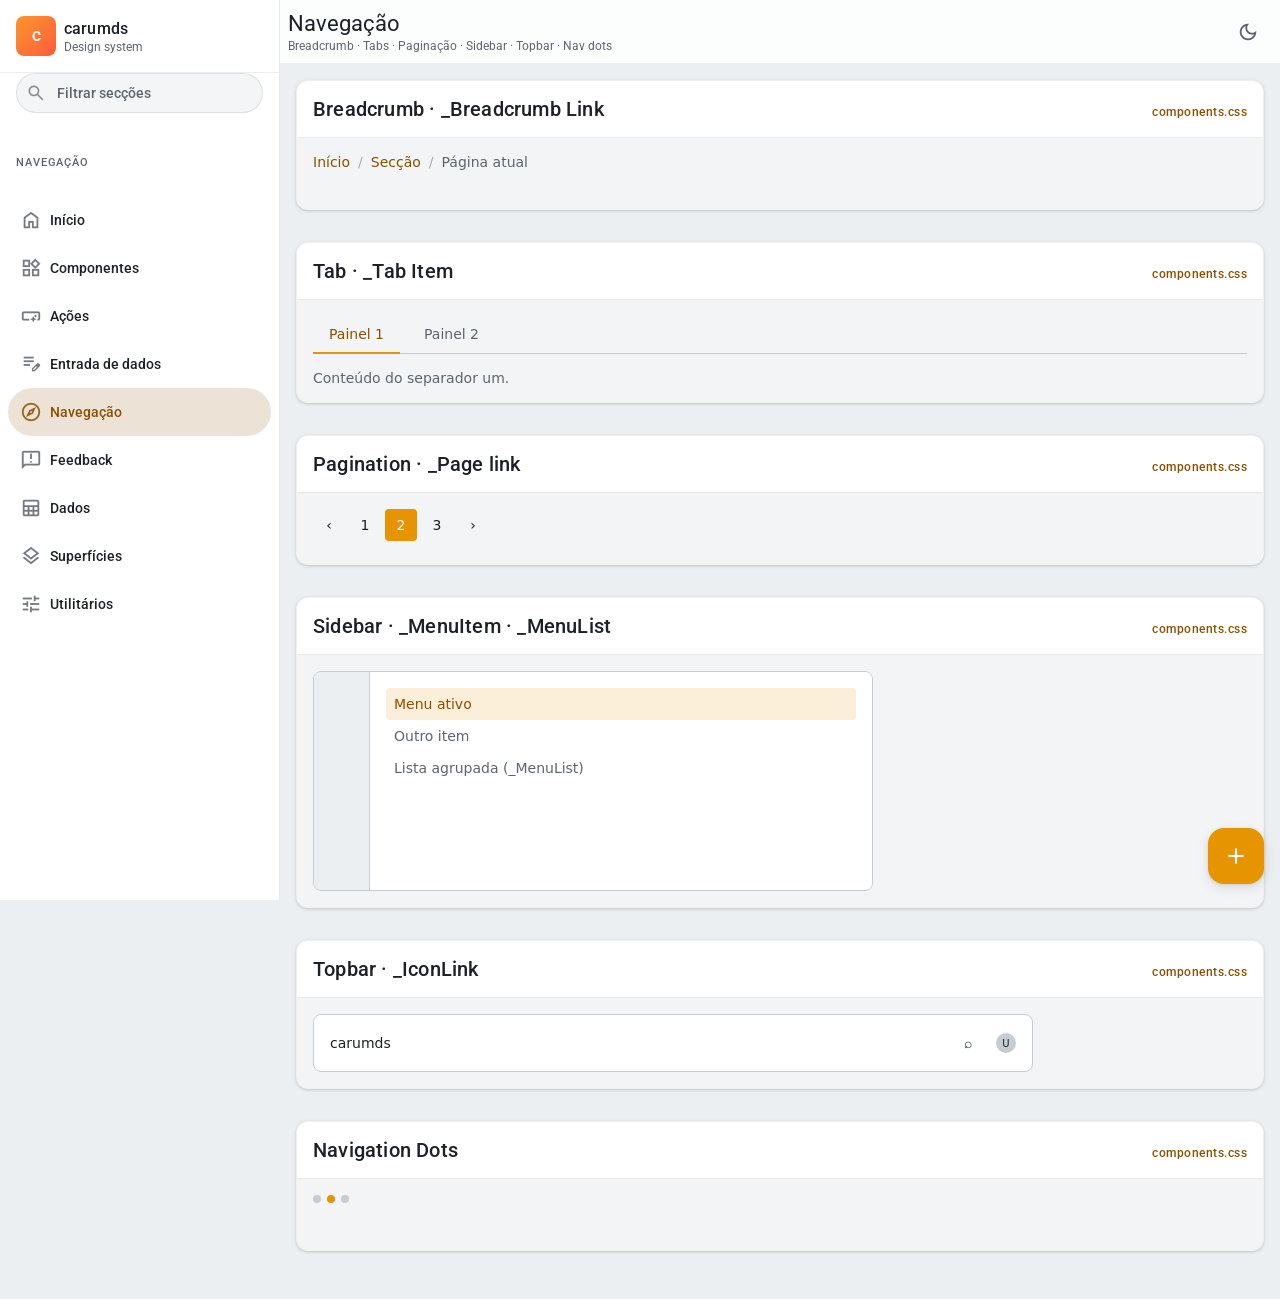
<file: library/navigation.html>
<!DOCTYPE html>
<html lang="pt-BR" data-theme="dark">
  <head>
    <meta charset="utf-8" />
    <meta name="viewport" content="width=device-width, initial-scale=1" />
    <meta name="color-scheme" content="dark light" />
    <script>
      (function () {
        try {
          var t = localStorage.getItem("carumds-theme");
          if (t === "light" || t === "dark") {
            document.documentElement.setAttribute("data-theme", t);
            document.documentElement.style.colorScheme =
              t === "light" ? "light" : "dark";
            return;
          }
        } catch (e) {}
        var m = window.matchMedia("(prefers-color-scheme: light)").matches;
        document.documentElement.setAttribute("data-theme", m ? "light" : "dark");
        document.documentElement.style.colorScheme = m ? "light" : "dark";
      })();
    </script>
    <title>Navegação — carumds</title>
    <link rel="stylesheet" href="../css/design-tokens.css" />
    <link rel="stylesheet" href="../css/core-components.css" />
    <link rel="stylesheet" href="../css/components.css" />
    <link rel="stylesheet" href="../css/storybook-shell.css" />
    <link rel="stylesheet" href="../css/theme.css" />
  </head>
  <body class="md-body">
    <div class="md-app" id="md-app">
      <div class="md-scrim" id="md-scrim" aria-hidden="true"></div>

      <nav class="md-nav" aria-label="Documentação">
        <div class="md-nav__brand">
          <div class="md-nav__brand-icon" aria-hidden="true">C</div>
          <div class="md-nav__brand-text">
            <p class="md-nav__title">carumds</p>
            <p class="md-nav__subtitle">Design system</p>
          </div>
        </div>
        <div class="md-nav__search">
          <div class="md-nav__search-wrap">
            <span class="ms" aria-hidden="true">search</span>
            <input type="search" id="md-nav-filter" placeholder="Filtrar secções" autocomplete="off" aria-label="Filtrar lista de secções" />
          </div>
        </div>
        <p class="md-nav__label">Navegação</p>
        <ul class="md-nav__list" role="list">
          <li role="listitem">
            <a class="md-nav__link" href="../index.html"><span class="ms" aria-hidden="true">home</span>Início</a>
          </li>
          <li role="listitem">
            <a class="md-nav__link" href="index.html"><span class="ms" aria-hidden="true">widgets</span>Componentes</a>
          </li>
          <li role="listitem">
            <a class="md-nav__link" href="actions.html"><span class="ms" aria-hidden="true">smart_button</span>Ações</a>
          </li>
          <li role="listitem">
            <a class="md-nav__link" href="inputs.html"><span class="ms" aria-hidden="true">edit_note</span>Entrada de dados</a>
          </li>
          <li role="listitem">
            <a class="md-nav__link" href="navigation.html" aria-current="page"><span class="ms" aria-hidden="true">explore</span>Navegação</a>
          </li>
          <li role="listitem">
            <a class="md-nav__link" href="feedback.html"><span class="ms" aria-hidden="true">feedback</span>Feedback</a>
          </li>
          <li role="listitem">
            <a class="md-nav__link" href="data-display.html"><span class="ms" aria-hidden="true">table</span>Dados</a>
          </li>
          <li role="listitem">
            <a class="md-nav__link" href="surfaces.html"><span class="ms" aria-hidden="true">layers</span>Superfícies</a>
          </li>
          <li role="listitem">
            <a class="md-nav__link" href="utilities.html"><span class="ms" aria-hidden="true">tune</span>Utilitários</a>
          </li>
        </ul>
      </nav>

      <div class="md-main-wrap">
        <header class="md-top-bar">
          <button type="button" class="md-top-bar__menu" id="md-open-nav" aria-label="Abrir navegação">
            <span class="ms">menu</span>
          </button>
          <div class="md-top-bar__heading">
            <h1>Navegação</h1>
            <p>Breadcrumb · Tabs · Paginação · Sidebar · Topbar · Nav dots</p>
          </div>
          <div class="md-top-bar__actions">
            <button type="button" class="md-icon-btn" id="md-theme-toggle" aria-pressed="false" aria-label="Alternar tema claro ou escuro" title="Tema">
              <span class="ms">light_mode</span>
            </button>
          </div>
        </header>

        <main class="md-content" id="main-content">
          <section class="md-story" id="breadcrumb" aria-labelledby="ttl-breadcrumb">
            <div class="md-story-card">
              <header class="md-story-card__header">
                <h2 class="md-story-card__title" id="ttl-breadcrumb">Breadcrumb · _Breadcrumb Link</h2>
                <span class="md-story-card__meta">components.css</span>
              </header>
              <div class="md-story-card__canvas">
                <nav class="cc-breadcrumb" aria-label="Breadcrumb">
                  <ol>
                    <li><a href="#">Início</a></li>
                    <li><a href="#">Secção</a></li>
                    <li>Página atual</li>
                  </ol>
                </nav>
              </div>
            </div>
          </section>

          <section class="md-story" id="tabs" aria-labelledby="ttl-tabs">
            <div class="md-story-card">
              <header class="md-story-card__header">
                <h2 class="md-story-card__title" id="ttl-tabs">Tab · _Tab Item</h2>
                <span class="md-story-card__meta">components.css</span>
              </header>
              <div class="md-story-card__canvas">
                <div class="cc-tabs" id="demo-tabs">
                  <ul class="cc-tabs__list" role="tablist">
                    <li role="presentation"><button type="button" class="cc-tabs__tab" role="tab" aria-selected="true" id="tab-1">Painel 1</button></li>
                    <li role="presentation"><button type="button" class="cc-tabs__tab" role="tab" aria-selected="false" id="tab-2">Painel 2</button></li>
                  </ul>
                  <div class="cc-tabs__panel" role="tabpanel" id="panel-1">Conteúdo do separador um.</div>
                  <div class="cc-tabs__panel" role="tabpanel" id="panel-2" hidden>Conteúdo do separador dois.</div>
                </div>
              </div>
            </div>
          </section>

          <section class="md-story" id="pagination" aria-labelledby="ttl-pagination">
            <div class="md-story-card">
              <header class="md-story-card__header">
                <h2 class="md-story-card__title" id="ttl-pagination">Pagination · _Page link</h2>
                <span class="md-story-card__meta">components.css</span>
              </header>
              <div class="md-story-card__canvas">
                <nav class="cc-pagination" aria-label="Paginação">
                  <a href="#" aria-label="Anterior">‹</a>
                  <a href="#">1</a>
                  <span class="is-current" aria-current="page">2</span>
                  <a href="#">3</a>
                  <a href="#" aria-label="Seguinte">›</a>
                </nav>
              </div>
            </div>
          </section>

          <section class="md-story" id="sidebar" aria-labelledby="ttl-sidebar">
            <div class="md-story-card">
              <header class="md-story-card__header">
                <h2 class="md-story-card__title" id="ttl-sidebar">Sidebar · _MenuItem · _MenuList</h2>
                <span class="md-story-card__meta">components.css</span>
              </header>
              <div class="md-story-card__canvas">
                <div class="cc-sidebar">
                  <div class="cc-sidebar__rail" aria-hidden="true"></div>
                  <div class="cc-sidebar__nav">
                    <div class="cc-sidebar__item is-active">Menu ativo</div>
                    <div class="cc-sidebar__item">Outro item</div>
                    <div class="cc-sidebar__item">Lista agrupada (_MenuList)</div>
                  </div>
                </div>
              </div>
            </div>
          </section>

          <section class="md-story" id="topbar" aria-labelledby="ttl-topbar">
            <div class="md-story-card">
              <header class="md-story-card__header">
                <h2 class="md-story-card__title" id="ttl-topbar">Topbar · _IconLink</h2>
                <span class="md-story-card__meta">components.css</span>
              </header>
              <div class="md-story-card__canvas">
                <header class="cc-topbar">
                  <span>carumds</span>
                  <div class="cc-topbar__actions">
                    <button type="button" class="btn btn--icon btn--sm btn--neutral btn--ghost" aria-label="Ícone">⌕</button>
                    <span class="cc-avatar cc-avatar--sm">U</span>
                  </div>
                </header>
              </div>
            </div>
          </section>

          <section class="md-story" id="nav-dots" aria-labelledby="ttl-nav-dots">
            <div class="md-story-card">
              <header class="md-story-card__header">
                <h2 class="md-story-card__title" id="ttl-nav-dots">Navigation Dots</h2>
                <span class="md-story-card__meta">components.css</span>
              </header>
              <div class="md-story-card__canvas">
                <div class="cc-nav-dots"><span></span><span class="is-active"></span><span></span></div>
              </div>
            </div>
          </section>
        </main>
      </div>
    </div>

    <button type="button" class="md-fab" aria-label="Acção principal (exemplo)">
      <span class="ms">add</span>
    </button>

    <script src="../js/theme.js"></script>
    <script src="../js/demos.js"></script>
  </body>
</html>
</file>
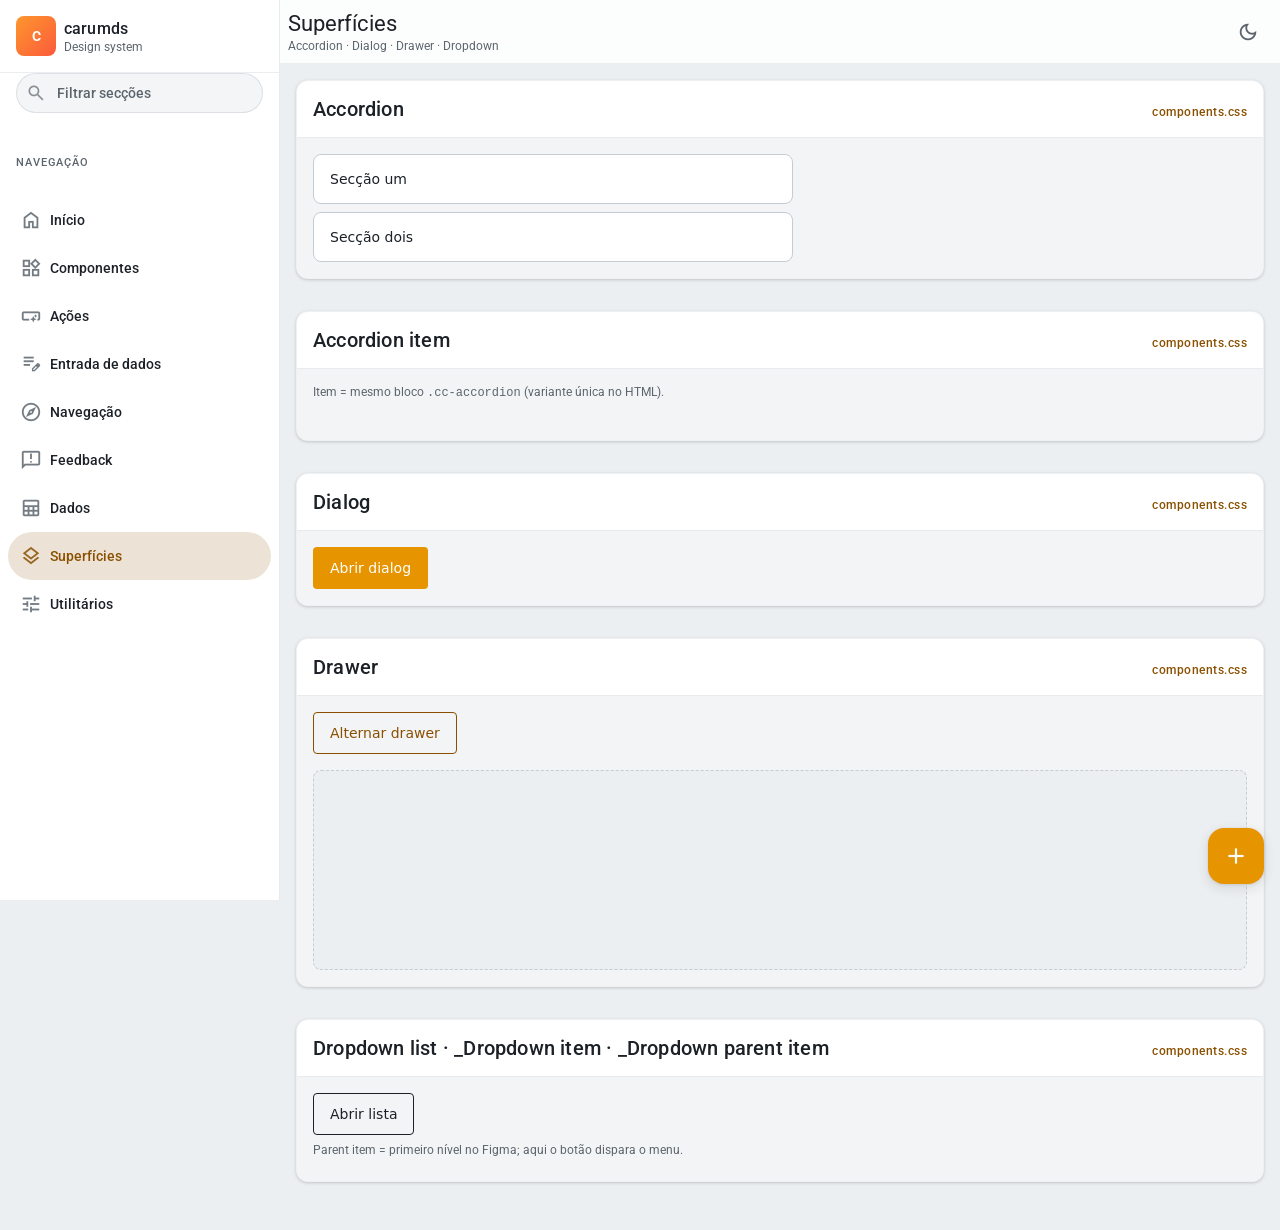
<file: library/surfaces.html>
<!DOCTYPE html>
<html lang="pt-BR" data-theme="dark">
  <head>
    <meta charset="utf-8" />
    <meta name="viewport" content="width=device-width, initial-scale=1" />
    <meta name="color-scheme" content="dark light" />
    <script>
      (function () {
        try {
          var t = localStorage.getItem("carumds-theme");
          if (t === "light" || t === "dark") {
            document.documentElement.setAttribute("data-theme", t);
            document.documentElement.style.colorScheme =
              t === "light" ? "light" : "dark";
            return;
          }
        } catch (e) {}
        var m = window.matchMedia("(prefers-color-scheme: light)").matches;
        document.documentElement.setAttribute("data-theme", m ? "light" : "dark");
        document.documentElement.style.colorScheme = m ? "light" : "dark";
      })();
    </script>
    <title>Superfícies — carumds</title>
    <link rel="stylesheet" href="../css/design-tokens.css" />
    <link rel="stylesheet" href="../css/core-components.css" />
    <link rel="stylesheet" href="../css/components.css" />
    <link rel="stylesheet" href="../css/storybook-shell.css" />
    <link rel="stylesheet" href="../css/theme.css" />
  </head>
  <body class="md-body">
    <div class="md-app" id="md-app">
      <div class="md-scrim" id="md-scrim" aria-hidden="true"></div>

      <nav class="md-nav" aria-label="Documentação">
        <div class="md-nav__brand">
          <div class="md-nav__brand-icon" aria-hidden="true">C</div>
          <div class="md-nav__brand-text">
            <p class="md-nav__title">carumds</p>
            <p class="md-nav__subtitle">Design system</p>
          </div>
        </div>
        <div class="md-nav__search">
          <div class="md-nav__search-wrap">
            <span class="ms" aria-hidden="true">search</span>
            <input type="search" id="md-nav-filter" placeholder="Filtrar secções" autocomplete="off" aria-label="Filtrar lista de secções" />
          </div>
        </div>
        <p class="md-nav__label">Navegação</p>
        <ul class="md-nav__list" role="list">
          <li role="listitem">
            <a class="md-nav__link" href="../index.html"><span class="ms" aria-hidden="true">home</span>Início</a>
          </li>
          <li role="listitem">
            <a class="md-nav__link" href="index.html"><span class="ms" aria-hidden="true">widgets</span>Componentes</a>
          </li>
          <li role="listitem">
            <a class="md-nav__link" href="actions.html"><span class="ms" aria-hidden="true">smart_button</span>Ações</a>
          </li>
          <li role="listitem">
            <a class="md-nav__link" href="inputs.html"><span class="ms" aria-hidden="true">edit_note</span>Entrada de dados</a>
          </li>
          <li role="listitem">
            <a class="md-nav__link" href="navigation.html"><span class="ms" aria-hidden="true">explore</span>Navegação</a>
          </li>
          <li role="listitem">
            <a class="md-nav__link" href="feedback.html"><span class="ms" aria-hidden="true">feedback</span>Feedback</a>
          </li>
          <li role="listitem">
            <a class="md-nav__link" href="data-display.html"><span class="ms" aria-hidden="true">table</span>Dados</a>
          </li>
          <li role="listitem">
            <a class="md-nav__link" href="surfaces.html" aria-current="page"><span class="ms" aria-hidden="true">layers</span>Superfícies</a>
          </li>
          <li role="listitem">
            <a class="md-nav__link" href="utilities.html"><span class="ms" aria-hidden="true">tune</span>Utilitários</a>
          </li>
        </ul>
      </nav>

      <div class="md-main-wrap">
        <header class="md-top-bar">
          <button type="button" class="md-top-bar__menu" id="md-open-nav" aria-label="Abrir navegação">
            <span class="ms">menu</span>
          </button>
          <div class="md-top-bar__heading">
            <h1>Superfícies</h1>
            <p>Accordion · Dialog · Drawer · Dropdown</p>
          </div>
          <div class="md-top-bar__actions">
            <button type="button" class="md-icon-btn" id="md-theme-toggle" aria-pressed="false" aria-label="Alternar tema claro ou escuro" title="Tema">
              <span class="ms">light_mode</span>
            </button>
          </div>
        </header>

        <main class="md-content" id="main-content">
          <section class="md-story" id="accordion" aria-labelledby="ttl-accordion">
            <div class="md-story-card">
              <header class="md-story-card__header">
                <h2 class="md-story-card__title" id="ttl-accordion">Accordion</h2>
                <span class="md-story-card__meta">components.css</span>
              </header>
              <div class="md-story-card__canvas">
                <details class="cc-accordion">
                  <summary class="cc-accordion__trigger">Secção um</summary>
                  <div class="cc-accordion__panel">Conteúdo do painel. Use <code>&lt;details&gt;</code> para comportamento nativo.</div>
                </details>
                <details class="cc-accordion">
                  <summary class="cc-accordion__trigger">Secção dois</summary>
                  <div class="cc-accordion__panel">Mais conteúdo.</div>
                </details>
              </div>
            </div>
          </section>

          <section class="md-story" id="accordion-item" aria-labelledby="ttl-accordion-item">
            <div class="md-story-card">
              <header class="md-story-card__header">
                <h2 class="md-story-card__title" id="ttl-accordion-item">Accordion item</h2>
                <span class="md-story-card__meta">components.css</span>
              </header>
              <div class="md-story-card__canvas">
                <p class="cc-demo__label">Item = mesmo bloco <code>.cc-accordion</code> (variante única no HTML).</p>
              </div>
            </div>
          </section>

          <section class="md-story" id="dialog" aria-labelledby="ttl-dialog">
            <div class="md-story-card">
              <header class="md-story-card__header">
                <h2 class="md-story-card__title" id="ttl-dialog">Dialog</h2>
                <span class="md-story-card__meta">components.css</span>
              </header>
              <div class="md-story-card__canvas">
                <button type="button" class="btn btn--sm btn--primary btn--solid" id="open-dialog">Abrir dialog</button>
                <dialog id="demo-dialog" class="cc-dialog">
                  <h2>Título do dialog</h2>
                  <p>Corpo com texto de exemplo. Feche com o botão ou Escape.</p>
                  <div class="cc-row">
                    <button type="button" class="btn btn--sm btn--neutral btn--ghost" id="close-dialog">Fechar</button>
                    <button type="button" class="btn btn--sm btn--primary btn--solid" onclick="document.getElementById('demo-dialog').close()">OK</button>
                  </div>
                </dialog>
              </div>
            </div>
          </section>

          <section class="md-story" id="drawer" aria-labelledby="ttl-drawer">
            <div class="md-story-card">
              <header class="md-story-card__header">
                <h2 class="md-story-card__title" id="ttl-drawer">Drawer</h2>
                <span class="md-story-card__meta">components.css</span>
              </header>
              <div class="md-story-card__canvas">
                <button type="button" class="btn btn--sm btn--primary btn--outline" id="toggle-drawer">Alternar drawer</button>
                <div class="cc-drawer-demo" style="margin-top: var(--crm-spacing-md)">
                  <aside class="cc-drawer" id="demo-drawer" aria-hidden="true">
                    <strong>Drawer</strong>
                    <p style="color: var(--crm-fg-on-surface-neutral-moderate); font-size: 12px; margin: 8px 0 0">Painel lateral.</p>
                  </aside>
                </div>
              </div>
            </div>
          </section>

          <section class="md-story" id="dropdown" aria-labelledby="ttl-dropdown">
            <div class="md-story-card">
              <header class="md-story-card__header">
                <h2 class="md-story-card__title" id="ttl-dropdown">Dropdown list · _Dropdown item · _Dropdown parent item</h2>
                <span class="md-story-card__meta">components.css</span>
              </header>
              <div class="md-story-card__canvas">
                <div class="cc-dropdown">
                  <button type="button" class="btn btn--sm btn--neutral btn--outline" id="dropdown-btn">Abrir lista</button>
                  <ul class="cc-dropdown__menu" id="dropdown-menu" role="menu" hidden>
                    <li><button type="button" role="menuitem">Item filho</button></li>
                    <li><button type="button" role="menuitem">Outro item</button></li>
                    <li><button type="button" role="menuitem">Item com ícone</button></li>
                  </ul>
                </div>
                <p class="cc-demo__label" style="margin-top: var(--crm-spacing-xs)">Parent item = primeiro nível no Figma; aqui o botão dispara o menu.</p>
              </div>
            </div>
          </section>
        </main>
      </div>
    </div>

    <button type="button" class="md-fab" aria-label="Acção principal (exemplo)">
      <span class="ms">add</span>
    </button>

    <script src="../js/theme.js"></script>
    <script src="../js/demos.js"></script>
  </body>
</html>
</file>
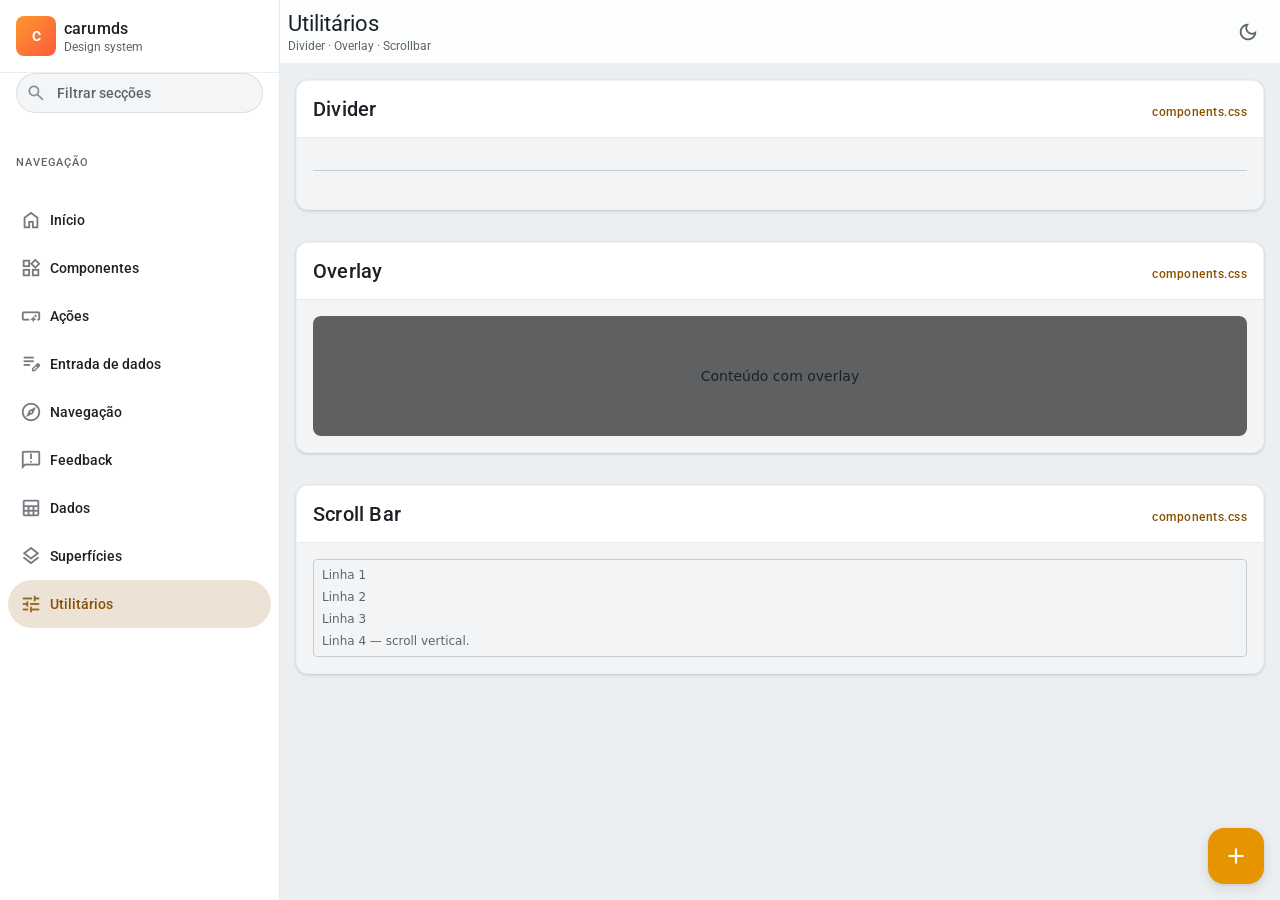
<file: library/utilities.html>
<!DOCTYPE html>
<html lang="pt-BR" data-theme="dark">
  <head>
    <meta charset="utf-8" />
    <meta name="viewport" content="width=device-width, initial-scale=1" />
    <meta name="color-scheme" content="dark light" />
    <script>
      (function () {
        try {
          var t = localStorage.getItem("carumds-theme");
          if (t === "light" || t === "dark") {
            document.documentElement.setAttribute("data-theme", t);
            document.documentElement.style.colorScheme =
              t === "light" ? "light" : "dark";
            return;
          }
        } catch (e) {}
        var m = window.matchMedia("(prefers-color-scheme: light)").matches;
        document.documentElement.setAttribute("data-theme", m ? "light" : "dark");
        document.documentElement.style.colorScheme = m ? "light" : "dark";
      })();
    </script>
    <title>Utilitários — carumds</title>
    <link rel="stylesheet" href="../css/design-tokens.css" />
    <link rel="stylesheet" href="../css/core-components.css" />
    <link rel="stylesheet" href="../css/components.css" />
    <link rel="stylesheet" href="../css/storybook-shell.css" />
    <link rel="stylesheet" href="../css/theme.css" />
  </head>
  <body class="md-body">
    <div class="md-app" id="md-app">
      <div class="md-scrim" id="md-scrim" aria-hidden="true"></div>

      <nav class="md-nav" aria-label="Documentação">
        <div class="md-nav__brand">
          <div class="md-nav__brand-icon" aria-hidden="true">C</div>
          <div class="md-nav__brand-text">
            <p class="md-nav__title">carumds</p>
            <p class="md-nav__subtitle">Design system</p>
          </div>
        </div>
        <div class="md-nav__search">
          <div class="md-nav__search-wrap">
            <span class="ms" aria-hidden="true">search</span>
            <input type="search" id="md-nav-filter" placeholder="Filtrar secções" autocomplete="off" aria-label="Filtrar lista de secções" />
          </div>
        </div>
        <p class="md-nav__label">Navegação</p>
        <ul class="md-nav__list" role="list">
          <li role="listitem">
            <a class="md-nav__link" href="../index.html"><span class="ms" aria-hidden="true">home</span>Início</a>
          </li>
          <li role="listitem">
            <a class="md-nav__link" href="index.html"><span class="ms" aria-hidden="true">widgets</span>Componentes</a>
          </li>
          <li role="listitem">
            <a class="md-nav__link" href="actions.html"><span class="ms" aria-hidden="true">smart_button</span>Ações</a>
          </li>
          <li role="listitem">
            <a class="md-nav__link" href="inputs.html"><span class="ms" aria-hidden="true">edit_note</span>Entrada de dados</a>
          </li>
          <li role="listitem">
            <a class="md-nav__link" href="navigation.html"><span class="ms" aria-hidden="true">explore</span>Navegação</a>
          </li>
          <li role="listitem">
            <a class="md-nav__link" href="feedback.html"><span class="ms" aria-hidden="true">feedback</span>Feedback</a>
          </li>
          <li role="listitem">
            <a class="md-nav__link" href="data-display.html"><span class="ms" aria-hidden="true">table</span>Dados</a>
          </li>
          <li role="listitem">
            <a class="md-nav__link" href="surfaces.html"><span class="ms" aria-hidden="true">layers</span>Superfícies</a>
          </li>
          <li role="listitem">
            <a class="md-nav__link" href="utilities.html" aria-current="page"><span class="ms" aria-hidden="true">tune</span>Utilitários</a>
          </li>
        </ul>
      </nav>

      <div class="md-main-wrap">
        <header class="md-top-bar">
          <button type="button" class="md-top-bar__menu" id="md-open-nav" aria-label="Abrir navegação">
            <span class="ms">menu</span>
          </button>
          <div class="md-top-bar__heading">
            <h1>Utilitários</h1>
            <p>Divider · Overlay · Scrollbar</p>
          </div>
          <div class="md-top-bar__actions">
            <button type="button" class="md-icon-btn" id="md-theme-toggle" aria-pressed="false" aria-label="Alternar tema claro ou escuro" title="Tema">
              <span class="ms">light_mode</span>
            </button>
          </div>
        </header>

        <main class="md-content" id="main-content">
          <section class="md-story" id="divider" aria-labelledby="ttl-divider">
            <div class="md-story-card">
              <header class="md-story-card__header">
                <h2 class="md-story-card__title" id="ttl-divider">Divider</h2>
                <span class="md-story-card__meta">components.css</span>
              </header>
              <div class="md-story-card__canvas">
                <hr class="cc-divider" />
              </div>
            </div>
          </section>

          <section class="md-story" id="overlay" aria-labelledby="ttl-overlay">
            <div class="md-story-card">
              <header class="md-story-card__header">
                <h2 class="md-story-card__title" id="ttl-overlay">Overlay</h2>
                <span class="md-story-card__meta">components.css</span>
              </header>
              <div class="md-story-card__canvas">
                <div class="cc-overlay-demo">
                  <div class="cc-overlay">Conteúdo com overlay</div>
                </div>
              </div>
            </div>
          </section>

          <section class="md-story" id="scrollbar" aria-labelledby="ttl-scrollbar">
            <div class="md-story-card">
              <header class="md-story-card__header">
                <h2 class="md-story-card__title" id="ttl-scrollbar">Scroll Bar</h2>
                <span class="md-story-card__meta">components.css</span>
              </header>
              <div class="md-story-card__canvas">
                <div class="cc-scroll">
                  <p style="margin: 0 0 8px; font-family: var(--crm-font-family-brand); font-size: 12px; color: var(--crm-fg-on-surface-neutral-moderate)">Linha 1</p>
                  <p style="margin: 0 0 8px; font-family: var(--crm-font-family-brand); font-size: 12px; color: var(--crm-fg-on-surface-neutral-moderate)">Linha 2</p>
                  <p style="margin: 0 0 8px; font-family: var(--crm-font-family-brand); font-size: 12px; color: var(--crm-fg-on-surface-neutral-moderate)">Linha 3</p>
                  <p style="margin: 0; font-family: var(--crm-font-family-brand); font-size: 12px; color: var(--crm-fg-on-surface-neutral-moderate)">Linha 4 — scroll vertical.</p>
                </div>
              </div>
            </div>
          </section>
        </main>
      </div>
    </div>

    <button type="button" class="md-fab" aria-label="Acção principal (exemplo)">
      <span class="ms">add</span>
    </button>

    <script src="../js/theme.js"></script>
    <script src="../js/demos.js"></script>
  </body>
</html>
</file>
<file: css/design-tokens.css>
/**
 * Design tokens — CRM / carumds
 *
 * PRIMITIVOS NUMÉRICOS (FOUNDATIONS — export MCP em 2026):
 *   https://www.figma.com/design/VYV44XEQJ3vVgfA4QidiU4/Base-Tokens
 *   fileKey: VYV44XEQJ3vVgfA4QidiU4  ·  coleção: FOUNDATIONS  ·  modo: Tokens
 *   (63 variáveis FLOAT: spacing, size, radii, border-width, opacity)
 *
 * CORES (fonte canónica no Figma — variáveis de cor locais neste ficheiro):
 *   https://www.figma.com/design/U8QdaJfkk1VaeCNuvylgz9/Color-Tokens
 *   fileKey: U8QdaJfkk1VaeCNuvylgz9
 *   Os hex abaixo foram alinhados ao Core-Components; para sincronizar 1:1 com
 *   o painel Variables do Color-Tokens, usa export do Figma ou MCP quando o
 *   limite de chamadas do plano o permitir (Starter tem quota baixa de leitura).
 *
 * CONSUMO UI: Core-Components (uNFZLPczZwz7co8eiuxScK)
 *
 * MAPEAMENTO FIGMA → CSS:
 *   crm/spacing/xs → --crm-spacing-xs
 *   (barra `/` → hífen `-`)
 *
 * OPACIDADE: valores 0–100 (Figma). Em CSS usar p.ex. opacity: calc(var(--crm-opacity-sm) / 100)
 */

:root {
  /* ------------------------------------------------------------------------ */
  /* Cor — semântica (alvo: Color-Tokens U8QdaJf… — valores vê Core-Components) */
  /* ------------------------------------------------------------------------ */

  --crm-bg-regular-surface-base-enabled: #14171a;
  --crm-bg-regular-surface-lower-enabled: #22272b;
  --crm-fg-on-surface-neutral-moderate: #c0c8ce;
  --crm-fg-on-surface-neutral-inverse: #14171a;
  --crm-fg-on-surface-neutral-strong: #eef0f2;

  --crm-border-color-default: #58656f;

  --crm-bg-regular-primary-enabled: #e69400;
  --crm-bg-regular-primary-hovered: #ffaa11;
  --crm-bg-regular-primary-pressed: #ffa503;
  --crm-fg-on-surface-primary-default: #ffbb40;
  --crm-bg-transparent-primary-hovered: #c37e004d;
  --crm-bg-transparent-primary-pressed: #cf85004d;

  --crm-bg-regular-surface-inverse-enabled: #eef0f2;
  --crm-bg-regular-surface-inverse-hovered: #c5ccd3;
  --crm-bg-regular-surface-inverse-pressed: #d3d8dd;
  --crm-bg-transparent-surface-inverse-hovered: #c6c8ca80;
  --crm-bg-transparent-surface-inverse-pressed: #d3d8dd80;

  --crm-bg-regular-critical-enabled: #b31f1f;
  --crm-bg-regular-critical-hovered: #981a1a;
  --crm-bg-regular-critical-pressed: #a11c1c;
  --crm-fg-on-surface-critical-default: #e98080;
  --crm-fg-on-surface-critical-inverse: #b31f1f;
  --crm-bg-transparent-critical-hovered: #981a1a4d;
  --crm-bg-transparent-critical-pressed: #a11c1c4d;
  --crm-bg-transparent-critical-enabled: #b31f1f33;

  --crm-fg-on-surface-informative-default: #80cde9;
  --crm-bg-transparent-informative-enabled: #1f8cb333;
  --crm-fg-on-surface-success-default: #ade187;
  --crm-bg-transparent-success-enabled: #52922433;

  --brand-colors-white: #ffffff;
  --brand-colors-gradient-1: #fda92b;
  --brand-colors-gradient-2: #fda92b;
  --brand-colors-gradient-3: #fd972d;
  --brand-colors-gradient-4: #fd8330;
  --brand-colors-gradient-5: #fc7e31;
  --brand-colors-gradient-6: #fc7035;
  --brand-colors-gradient-7: #fc5a3c;
  --brand-colors-gradient-8: #fc5140;

  /* ------------------------------------------------------------------------ */
  /* FOUNDATIONS — border-width (Base-Tokens VYV44…)                           */
  /* ------------------------------------------------------------------------ */

  --crm-border-width-hairline: 1px;
  --crm-border-width-slim: 2px;
  --crm-border-width-medium: 4px;
  --crm-border-width-heavy: 8px;

  /* ------------------------------------------------------------------------ */
  /* FOUNDATIONS — opacity (0–100)                                            */
  /* ------------------------------------------------------------------------ */

  --crm-opacity-transparent: 0;
  --crm-opacity-xs2: 10;
  --crm-opacity-xs: 20;
  --crm-opacity-sm: 30;
  --crm-opacity-md: 40;
  --crm-opacity-lg: 50;
  --crm-opacity-xl: 80;
  --crm-opacity-total: 100;
  --crm-opacity-state-disabled: 30; /* alias → crm/opacity/sm */
  --crm-opacity-state-read-only: 50; /* alias → crm/opacity/lg */

  /* Compat (opacity: calc(var(--crm-state-disabled) / 100)) — igual a opacity sm */
  --crm-state-disabled: 30;

  /* ------------------------------------------------------------------------ */
  /* FOUNDATIONS — radii (px)                                                   */
  /* ------------------------------------------------------------------------ */

  --crm-radii-none: 0px;
  --crm-radii-xs: 2px;
  --crm-radii-sm: 4px;
  --crm-radii-md: 8px;
  --crm-radii-lg: 12px;
  --crm-radii-xl: 16px;
  --crm-radii-g: 24px;
  --crm-radii-full: 999px;

  /* ------------------------------------------------------------------------ */
  /* FOUNDATIONS — spacing (px)                                               */
  /* ------------------------------------------------------------------------ */

  --crm-spacing-none: 0px;
  --crm-spacing-xs3: 2px;
  --crm-spacing-xs2: 4px;
  --crm-spacing-xs: 8px;
  --crm-spacing-sm: 12px;
  --crm-spacing-md: 16px;
  --crm-spacing-lg: 24px;
  --crm-spacing-xl: 32px;
  --crm-spacing-xl2: 40px;
  --crm-spacing-xl3: 48px;
  --crm-spacing-g: 56px;
  --crm-spacing-xg: 64px;
  --crm-spacing-xg2: 72px;
  --crm-spacing-xg3: 80px;
  --crm-spacing-negative-xs2: -2px;
  --crm-spacing-negative-xs: -4px;
  --crm-spacing-negative-sm: -8px;
  --crm-spacing-negative-md: -12px;
  --crm-spacing-negative-lg: -16px;
  --crm-spacing-negative-xl: -24px;

  /* ------------------------------------------------------------------------ */
  /* FOUNDATIONS — size (px)                                                  */
  /* ------------------------------------------------------------------------ */

  --crm-size-none: 0px;
  --crm-size-xs5: 2px;
  --crm-size-xs4: 4px;
  --crm-size-xs3: 8px;
  --crm-size-xs2: 12px;
  --crm-size-xs: 16px;
  --crm-size-sm: 20px;
  --crm-size-md: 24px;
  --crm-size-lg: 32px;
  --crm-size-xl: 40px;
  --crm-size-xl2: 48px;
  --crm-size-xl3: 56px;
  --crm-size-g: 64px;
  --crm-size-xg: 72px;
  --crm-size-xg2: 80px;
  --crm-size-xg3: 96px;

  --crm-size-icon-xs: 12px;
  --crm-size-icon-sm: 16px;
  --crm-size-icon-md: 24px;
  --crm-size-icon-lg: 32px;
  --crm-size-icon-xl: 40px;

  /* ------------------------------------------------------------------------ */
  /* Tipografia (não listada em FOUNDATIONS deste ficheiro — mantida do DS)    */
  /* ------------------------------------------------------------------------ */

  --crm-font-family-brand: "Inter", ui-sans-serif, system-ui, -apple-system, "Segoe UI", Roboto, Helvetica, Arial, sans-serif;
  --crm-font-size-sm: 14px;
  --crm-line-height-sm: 20px;
  --crm-font-weight-regular: 400;
  --crm-font-weight-medium: 500;
  --crm-font-weight-bold: 700;
  --crm-letter-spacing-default: 0;

  /* ------------------------------------------------------------------------ */
  /* Aliases de produto                                                         */
  /* ------------------------------------------------------------------------ */

  --color-canvas: var(--crm-bg-regular-surface-base-enabled);
  --transition-interaction: color 0.15s ease, background-color 0.15s ease, border-color 0.15s ease, opacity 0.15s ease;
}
</file>
<file: css/core-components.css>
/**
 * Core Components — botão texto (Fill / Outline / Ghost × Brand / Neutral / Danger)
 * Ficheiro: Core-Components (uNFZLPczZwz7co8eiuxScK), component set "Button" (28:57508)
 * Tamanhos alinhados ao Figma: Extra Small = 32px, Small = 40px, Medium = 48px altura.
 * Importar depois de design-tokens.css
 */

/* -------------------------------------------------------------------------- */
/* Base                                                                      */
/* -------------------------------------------------------------------------- */

.btn {
  box-sizing: border-box;
  display: inline-flex;
  align-items: center;
  justify-content: center;
  gap: var(--crm-spacing-xs);
  margin: 0;
  font-family: var(--crm-font-family-brand);
  font-weight: var(--crm-font-weight-medium);
  font-size: var(--crm-font-size-sm);
  line-height: var(--crm-line-height-sm);
  letter-spacing: var(--crm-letter-spacing-default);
  text-decoration: none;
  white-space: nowrap;
  cursor: pointer;
  user-select: none;
  border-style: solid;
  border-width: var(--crm-border-width-hairline);
  border-radius: var(--crm-radii-sm);
  transition: var(--transition-interaction);
}

.btn:focus {
  outline: none;
}

.btn:focus-visible {
  outline: 2px solid currentColor;
  outline-offset: 2px;
}

.btn:disabled,
.btn[aria-disabled="true"] {
  cursor: not-allowed;
  opacity: calc(var(--crm-state-disabled) / 100);
}

/* -------------------------------------------------------------------------- */
/* Tamanhos (Medium / Small / Extra Small)                                     */
/* -------------------------------------------------------------------------- */

.btn--md {
  min-height: var(--crm-size-xl2);
  padding: calc((var(--crm-size-xl2) - var(--crm-line-height-sm)) / 2) var(--crm-spacing-md);
}

.btn--sm {
  min-height: var(--crm-size-xl);
  padding: calc((var(--crm-size-xl) - var(--crm-line-height-sm)) / 2) var(--crm-spacing-md);
}

.btn--xs {
  min-height: var(--crm-size-lg);
  padding: calc((var(--crm-size-lg) - var(--crm-line-height-sm)) / 2) var(--crm-spacing-md);
}

.btn--icon.btn--md {
  width: var(--crm-size-xl2);
  min-width: var(--crm-size-xl2);
  padding: 0;
}

.btn--icon.btn--sm {
  width: var(--crm-size-xl);
  min-width: var(--crm-size-xl);
  padding: 0;
}

.btn--icon.btn--xs {
  width: var(--crm-size-lg);
  min-width: var(--crm-size-lg);
  padding: 0;
}

.btn__icon {
  flex-shrink: 0;
  width: var(--crm-size-icon-sm);
  height: var(--crm-size-icon-sm);
}

/* -------------------------------------------------------------------------- */
/* Brand — Fill (solid)                                                       */
/* -------------------------------------------------------------------------- */

.btn--primary.btn--solid {
  background-color: var(--crm-bg-regular-primary-enabled);
  color: var(--crm-fg-on-surface-neutral-inverse);
  border-color: transparent;
}

.btn--primary.btn--solid:hover:not(:disabled):not([aria-disabled="true"]) {
  background-color: var(--crm-bg-regular-primary-hovered);
}

.btn--primary.btn--solid:active:not(:disabled):not([aria-disabled="true"]) {
  background-color: var(--crm-bg-regular-primary-pressed);
}

/* -------------------------------------------------------------------------- */
/* Brand — Outline                                                           */
/* -------------------------------------------------------------------------- */

.btn--primary.btn--outline {
  background-color: transparent;
  color: var(--crm-fg-on-surface-primary-default);
  border-color: var(--crm-fg-on-surface-primary-default);
}

.btn--primary.btn--outline:hover:not(:disabled):not([aria-disabled="true"]) {
  background-color: var(--crm-bg-regular-primary-hovered);
  color: var(--crm-fg-on-surface-neutral-inverse);
  border-color: var(--crm-fg-on-surface-primary-default);
}

.btn--primary.btn--outline:active:not(:disabled):not([aria-disabled="true"]) {
  background-color: var(--crm-bg-regular-primary-pressed);
  color: var(--crm-fg-on-surface-neutral-inverse);
  border-color: var(--crm-fg-on-surface-primary-default);
}

/* -------------------------------------------------------------------------- */
/* Brand — Ghost                                                              */
/* -------------------------------------------------------------------------- */

.btn--primary.btn--ghost {
  background-color: transparent;
  color: var(--crm-fg-on-surface-primary-default);
  border-color: transparent;
}

.btn--primary.btn--ghost:hover:not(:disabled):not([aria-disabled="true"]) {
  background-color: var(--crm-bg-transparent-primary-hovered);
}

.btn--primary.btn--ghost:active:not(:disabled):not([aria-disabled="true"]) {
  background-color: var(--crm-bg-transparent-primary-pressed);
}

/* -------------------------------------------------------------------------- */
/* Neutral — Fill                                                            */
/* -------------------------------------------------------------------------- */

.btn--neutral.btn--solid {
  background-color: var(--crm-bg-regular-surface-inverse-enabled);
  color: var(--crm-fg-on-surface-neutral-inverse);
  border-color: transparent;
}

.btn--neutral.btn--solid:hover:not(:disabled):not([aria-disabled="true"]) {
  background-color: var(--crm-bg-regular-surface-inverse-hovered);
}

.btn--neutral.btn--solid:active:not(:disabled):not([aria-disabled="true"]) {
  background-color: var(--crm-bg-regular-surface-inverse-pressed);
}

/* -------------------------------------------------------------------------- */
/* Neutral — Outline                                                         */
/* -------------------------------------------------------------------------- */

.btn--neutral.btn--outline {
  background-color: transparent;
  color: var(--crm-fg-on-surface-neutral-strong);
  border-color: var(--crm-fg-on-surface-neutral-strong);
}

.btn--neutral.btn--outline:hover:not(:disabled):not([aria-disabled="true"]) {
  background-color: var(--crm-bg-regular-surface-inverse-hovered);
  color: var(--crm-fg-on-surface-neutral-inverse);
  border-color: var(--crm-fg-on-surface-neutral-strong);
}

.btn--neutral.btn--outline:active:not(:disabled):not([aria-disabled="true"]) {
  background-color: var(--crm-bg-regular-surface-inverse-pressed);
  color: var(--crm-fg-on-surface-neutral-inverse);
  border-color: var(--crm-fg-on-surface-neutral-strong);
}

/* -------------------------------------------------------------------------- */
/* Neutral — Ghost                                                            */
/* -------------------------------------------------------------------------- */

.btn--neutral.btn--ghost {
  background-color: transparent;
  color: var(--crm-fg-on-surface-neutral-strong);
  border-color: transparent;
}

.btn--neutral.btn--ghost:hover:not(:disabled):not([aria-disabled="true"]) {
  background-color: var(--crm-bg-transparent-surface-inverse-hovered);
}

.btn--neutral.btn--ghost:active:not(:disabled):not([aria-disabled="true"]) {
  background-color: var(--crm-bg-transparent-surface-inverse-pressed);
}

/* -------------------------------------------------------------------------- */
/* Danger — Fill                                                              */
/* -------------------------------------------------------------------------- */

.btn--danger.btn--solid {
  background-color: var(--crm-bg-regular-critical-enabled);
  color: var(--crm-fg-on-surface-neutral-strong);
  border-color: transparent;
}

.btn--danger.btn--solid:hover:not(:disabled):not([aria-disabled="true"]) {
  background-color: var(--crm-bg-regular-critical-hovered);
}

.btn--danger.btn--solid:active:not(:disabled):not([aria-disabled="true"]) {
  background-color: var(--crm-bg-regular-critical-pressed);
}

/* -------------------------------------------------------------------------- */
/* Danger — Outline                                                           */
/* -------------------------------------------------------------------------- */

.btn--danger.btn--outline {
  background-color: transparent;
  color: var(--crm-fg-on-surface-critical-default);
  border-color: var(--crm-fg-on-surface-critical-default);
}

.btn--danger.btn--outline:hover:not(:disabled):not([aria-disabled="true"]) {
  background-color: var(--crm-bg-regular-critical-hovered);
  color: var(--crm-fg-on-surface-neutral-strong);
  border-color: var(--crm-bg-regular-critical-enabled);
}

.btn--danger.btn--outline:active:not(:disabled):not([aria-disabled="true"]) {
  background-color: var(--crm-bg-regular-critical-pressed);
  color: var(--crm-fg-on-surface-neutral-strong);
  border-color: var(--crm-bg-regular-critical-enabled);
}

/* -------------------------------------------------------------------------- */
/* Danger — Ghost                                                             */
/* -------------------------------------------------------------------------- */

.btn--danger.btn--ghost {
  background-color: transparent;
  color: var(--crm-fg-on-surface-critical-default);
  border-color: transparent;
}

.btn--danger.btn--ghost:hover:not(:disabled):not([aria-disabled="true"]) {
  background-color: var(--crm-bg-transparent-critical-hovered);
}

.btn--danger.btn--ghost:active:not(:disabled):not([aria-disabled="true"]) {
  background-color: var(--crm-bg-transparent-critical-pressed);
}

/* -------------------------------------------------------------------------- */
/* Preview                                                                   */
/* -------------------------------------------------------------------------- */

.ds-preview {
  background-color: var(--crm-bg-regular-surface-base-enabled);
  color: var(--crm-fg-on-surface-neutral-moderate);
  min-height: 100vh;
  padding: var(--crm-spacing-md);
  font-family: var(--crm-font-family-brand);
}
</file>
<file: css/theme.css>
/**
 * Tema claro — sobrescreve tokens semânticos (design-tokens.css).
 * Ativar com <html data-theme="light">.
 */

[data-theme="light"] {
  --crm-bg-regular-surface-base-enabled: #eceff1;
  --crm-bg-regular-surface-lower-enabled: #ffffff;
  --crm-fg-on-surface-neutral-moderate: #5c656d;
  --crm-fg-on-surface-neutral-inverse: #ffffff;
  --crm-fg-on-surface-neutral-strong: #1c2127;
  --crm-border-color-default: #c5ccd3;

  --crm-bg-regular-primary-enabled: #e69400;
  --crm-bg-regular-primary-hovered: #d88700;
  --crm-bg-regular-primary-pressed: #c77a00;
  --crm-fg-on-surface-primary-default: #8a5000;
  --crm-bg-transparent-primary-hovered: #e6940026;
  --crm-bg-transparent-primary-pressed: #e6940033;

  --crm-bg-regular-surface-inverse-enabled: #2d3339;
  --crm-bg-regular-surface-inverse-hovered: #3d444c;
  --crm-bg-regular-surface-inverse-pressed: #4a525c;
  --crm-bg-transparent-surface-inverse-hovered: #2d333926;
  --crm-bg-transparent-surface-inverse-pressed: #2d333933;

  --crm-bg-regular-critical-enabled: #c62828;
  --crm-bg-regular-critical-hovered: #b71c1c;
  --crm-bg-regular-critical-pressed: #a31515;
  --crm-fg-on-surface-critical-default: #c62828;
  --crm-fg-on-surface-critical-inverse: #ffffff;
  --crm-bg-transparent-critical-hovered: #c6282826;
  --crm-bg-transparent-critical-pressed: #c6282833;
  --crm-bg-transparent-critical-enabled: #c628281a;

  --crm-fg-on-surface-informative-default: #0277bd;
  --crm-bg-transparent-informative-enabled: #0277bd1a;
  --crm-fg-on-surface-success-default: #2e7d32;
  --crm-bg-transparent-success-enabled: #2e7d321a;

  --color-canvas: var(--crm-bg-regular-surface-base-enabled);
}

/* Shell MD: elevação mais suave em superfícies claras */
[data-theme="light"] {
  --md-elevation-1: 0 1px 2px rgba(60, 64, 67, 0.12), 0 1px 3px 1px rgba(60, 64, 67, 0.08);
  --md-elevation-2: 0 1px 3px rgba(60, 64, 67, 0.14), 0 4px 8px 3px rgba(60, 64, 67, 0.08);
  --md-elevation-3: 0 4px 8px 3px rgba(60, 64, 67, 0.12), 0 1px 3px rgba(60, 64, 67, 0.1);
}

[data-theme="light"] .md-scrim {
  background: rgba(0, 0, 0, 0.32);
}
</file>
<file: css/m3-landing.css>
/**
 * Landing e biblioteca — inspirado em m3.material.io (hero, grelha de cartões, tipografia).
 */

.md-landing {
  flex: 1;
  width: 100%;
  max-width: 1200px;
  margin: 0 auto;
  padding: var(--crm-spacing-xl) var(--crm-spacing-md) var(--crm-spacing-xl2);
}

.md-landing__hero {
  margin-bottom: var(--crm-spacing-xl2);
}

.md-landing__eyebrow {
  margin: 0 0 var(--crm-spacing-sm);
  font-size: 11px;
  font-weight: 500;
  letter-spacing: 0.12em;
  text-transform: uppercase;
  color: var(--md-sys-color-primary);
}

.md-landing__title {
  margin: 0 0 var(--crm-spacing-md);
  font-size: clamp(2rem, 4vw, 2.75rem);
  font-weight: 400;
  letter-spacing: -0.02em;
  line-height: 1.15;
  color: var(--md-sys-color-on-surface);
}

.md-landing__lead {
  margin: 0;
  max-width: 62ch;
  font-size: 16px;
  line-height: 1.6;
  color: var(--md-sys-color-on-surface-variant);
}

.md-landing__lead a {
  color: var(--md-sys-color-primary);
  text-decoration: underline;
  text-decoration-color: color-mix(in srgb, var(--md-sys-color-primary) 45%, transparent);
  text-underline-offset: 3px;
}

.md-landing__actions {
  display: flex;
  flex-wrap: wrap;
  gap: var(--crm-spacing-sm);
  margin-top: var(--crm-spacing-lg);
}

.md-landing__btn {
  display: inline-flex;
  align-items: center;
  justify-content: center;
  min-height: 40px;
  padding: 0 var(--crm-spacing-lg);
  border-radius: 20px;
  font-size: 14px;
  font-weight: 500;
  text-decoration: none;
  transition: background 0.15s ease, box-shadow 0.15s ease;
}

.md-landing__btn--filled {
  background: var(--crm-bg-regular-primary-enabled);
  color: var(--crm-fg-on-surface-neutral-inverse);
  box-shadow: var(--md-elevation-1);
}

.md-landing__btn--filled:hover {
  background: var(--crm-bg-regular-primary-hovered);
}

.md-landing__btn--outline {
  border: 1px solid color-mix(in srgb, var(--md-sys-color-outline) 55%, transparent);
  color: var(--md-sys-color-primary);
  background: transparent;
}

.md-landing__btn--outline:hover {
  background: color-mix(in srgb, var(--crm-fg-on-surface-primary-default) 10%, transparent);
}

.md-landing__section-title {
  margin: 0 0 var(--crm-spacing-md);
  font-size: 22px;
  font-weight: 400;
  letter-spacing: 0;
}

.md-landing__grid {
  display: grid;
  grid-template-columns: repeat(auto-fill, minmax(260px, 1fr));
  gap: var(--crm-spacing-md);
}

.md-landing-card {
  display: flex;
  flex-direction: column;
  border-radius: var(--md-shape-corner-large);
  background: var(--md-sys-color-surface-container);
  border: 1px solid color-mix(in srgb, var(--md-sys-color-outline) 28%, transparent);
  box-shadow: var(--md-elevation-1);
  overflow: hidden;
  text-decoration: none;
  color: inherit;
  transition: box-shadow 0.2s ease, transform 0.2s ease;
}

.md-landing-card:hover {
  box-shadow: var(--md-elevation-2);
  transform: translateY(-2px);
}

.md-landing-card__body {
  padding: var(--crm-spacing-md);
  flex: 1;
}

.md-landing-card__title {
  margin: 0 0 var(--crm-spacing-xs);
  font-size: 16px;
  font-weight: 500;
  color: var(--md-sys-color-on-surface);
}

.md-landing-card__desc {
  margin: 0;
  font-size: 14px;
  line-height: 1.45;
  color: var(--md-sys-color-on-surface-variant);
}

.md-landing-card__footer {
  padding: var(--crm-spacing-sm) var(--crm-spacing-md);
  border-top: 1px solid color-mix(in srgb, var(--md-sys-color-outline) 22%, transparent);
  font-size: 12px;
  font-weight: 500;
  color: var(--md-sys-color-primary);
}

/* Barra superior — links (landing) */
.md-top-bar__nav {
  display: none;
  align-items: center;
  gap: var(--crm-spacing-xs);
}

@media (min-width: 600px) {
  .md-top-bar__nav {
    display: flex;
  }
}

.md-top-bar__nav a {
  padding: 8px 16px;
  border-radius: 20px;
  font-size: 14px;
  font-weight: 500;
  color: var(--md-sys-color-on-surface-variant);
  text-decoration: none;
}

.md-top-bar__nav a:hover {
  background: color-mix(in srgb, var(--md-sys-color-on-surface) 6%, transparent);
  color: var(--md-sys-color-on-surface);
}

.md-top-bar__nav a[aria-current="page"] {
  color: var(--md-sys-color-primary);
  background: color-mix(in srgb, var(--crm-fg-on-surface-primary-default) 12%, transparent);
}
</file>
<file: css/components.css>
/**
 * Core Components — restantes peças do DS (prefixo .cc-)
 * Alinhado aos tokens CRM; variantes simplificadas para HTML nativo.
 */

/* -------------------------------------------------------------------------- */
/* Layout showcase                                                           */
/* -------------------------------------------------------------------------- */

.cc-showcase-layout {
  display: grid;
  grid-template-columns: minmax(200px, 260px) 1fr;
  gap: var(--crm-spacing-md);
  align-items: start;
  max-width: 1400px;
  margin: 0 auto;
  padding: var(--crm-spacing-md);
}

.cc-nav {
  position: sticky;
  top: var(--crm-spacing-md);
  font-family: var(--crm-font-family-brand);
  font-size: 12px;
  max-height: calc(100vh - 32px);
  overflow: auto;
  padding: var(--crm-spacing-xs);
  border: var(--crm-border-width-hairline) solid var(--crm-border-color-default);
  border-radius: var(--crm-radii-md);
  background: var(--crm-bg-regular-surface-lower-enabled);
}

.cc-nav a {
  display: block;
  padding: 6px 8px;
  color: var(--crm-fg-on-surface-neutral-moderate);
  text-decoration: none;
  border-radius: var(--crm-radii-sm);
}

.cc-nav a:hover {
  color: var(--crm-fg-on-surface-neutral-strong);
  background: color-mix(in srgb, var(--crm-fg-on-surface-neutral-strong) 8%, transparent);
}

.cc-nav__group {
  font-weight: var(--crm-font-weight-bold);
  color: var(--crm-fg-on-surface-neutral-strong);
  padding: 8px 8px 4px;
  margin-top: var(--crm-spacing-xs);
}

.cc-nav__group:first-child {
  margin-top: 0;
}

.cc-section-title {
  font-family: var(--crm-font-family-brand);
  font-weight: var(--crm-font-weight-bold);
  font-size: 18px;
  color: var(--crm-fg-on-surface-neutral-strong);
  margin: 0 0 var(--crm-spacing-md);
  padding-bottom: var(--crm-spacing-xs);
  border-bottom: 1px solid var(--crm-border-color-default);
}

.cc-demo {
  margin-bottom: var(--crm-spacing-md);
}

.cc-demo__label {
  font-size: 12px;
  color: var(--crm-fg-on-surface-neutral-moderate);
  margin-bottom: var(--crm-spacing-xs);
}

.cc-row {
  display: flex;
  flex-wrap: wrap;
  gap: var(--crm-spacing-xs);
  align-items: center;
}

/* -------------------------------------------------------------------------- */
/* Accordion                                                                  */
/* -------------------------------------------------------------------------- */

.cc-accordion {
  border: var(--crm-border-width-hairline) solid var(--crm-border-color-default);
  border-radius: var(--crm-radii-md);
  background: var(--crm-bg-regular-surface-lower-enabled);
  max-width: 480px;
}

.cc-accordion__trigger {
  list-style: none;
  cursor: pointer;
  padding: var(--crm-spacing-md);
  font-family: var(--crm-font-family-brand);
  font-weight: var(--crm-font-weight-medium);
  font-size: var(--crm-font-size-sm);
  color: var(--crm-fg-on-surface-neutral-strong);
}

.cc-accordion__trigger::-webkit-details-marker {
  display: none;
}

.cc-accordion__panel {
  padding: 0 var(--crm-spacing-md) var(--crm-spacing-md);
  font-size: var(--crm-font-size-sm);
  line-height: var(--crm-line-height-sm);
  color: var(--crm-fg-on-surface-neutral-moderate);
  border-top: var(--crm-border-width-hairline) solid var(--crm-border-color-default);
}

.cc-accordion + .cc-accordion {
  margin-top: var(--crm-spacing-xs);
}

/* -------------------------------------------------------------------------- */
/* Alert                                                                      */
/* -------------------------------------------------------------------------- */

.cc-alert {
  display: flex;
  gap: var(--crm-spacing-xs);
  align-items: flex-start;
  padding: var(--crm-spacing-md);
  border-radius: var(--crm-radii-md);
  border: var(--crm-border-width-hairline) solid var(--crm-border-color-default);
  max-width: 560px;
  font-family: var(--crm-font-family-brand);
  font-size: var(--crm-font-size-sm);
  line-height: var(--crm-line-height-sm);
}

.cc-alert__title {
  font-weight: var(--crm-font-weight-bold);
  margin: 0 0 4px;
}

.cc-alert__body {
  margin: 0;
  font-weight: var(--crm-font-weight-regular);
  opacity: 0.95;
}

.cc-alert--default {
  background: var(--crm-bg-regular-surface-lower-enabled);
  color: var(--crm-fg-on-surface-neutral-strong);
}

.cc-alert--informative {
  background: var(--crm-bg-transparent-informative-enabled);
  color: var(--crm-fg-on-surface-informative-default);
  border-color: color-mix(in srgb, var(--crm-fg-on-surface-informative-default) 35%, transparent);
}

.cc-alert--success {
  background: var(--crm-bg-transparent-success-enabled);
  color: var(--crm-fg-on-surface-success-default);
  border-color: color-mix(in srgb, var(--crm-fg-on-surface-success-default) 35%, transparent);
}

.cc-alert--critical {
  background: var(--crm-bg-transparent-critical-enabled);
  color: var(--crm-fg-on-surface-critical-default);
  border-color: color-mix(in srgb, var(--crm-fg-on-surface-critical-default) 35%, transparent);
}

/* -------------------------------------------------------------------------- */
/* Avatar                                                                     */
/* -------------------------------------------------------------------------- */

.cc-avatar {
  display: inline-flex;
  align-items: center;
  justify-content: center;
  border-radius: var(--crm-radii-full);
  background: var(--crm-border-color-default);
  color: var(--crm-fg-on-surface-neutral-strong);
  font-family: var(--crm-font-family-brand);
  font-weight: var(--crm-font-weight-medium);
  font-size: var(--crm-font-size-sm);
  overflow: hidden;
  flex-shrink: 0;
}

.cc-avatar--sm {
  width: var(--crm-size-sm);
  height: var(--crm-size-sm);
  font-size: 10px;
}

.cc-avatar--md {
  width: var(--crm-size-lg);
  height: var(--crm-size-lg);
  font-size: 12px;
}

.cc-avatar--lg {
  width: var(--crm-size-xl);
  height: var(--crm-size-xl);
  font-size: var(--crm-font-size-sm);
}

.cc-avatar img {
  width: 100%;
  height: 100%;
  object-fit: cover;
}

.cc-avatar-stack {
  display: flex;
}

.cc-avatar-stack .cc-avatar {
  margin-left: -8px;
  border: 2px solid var(--crm-bg-regular-surface-base-enabled);
}

.cc-avatar-stack .cc-avatar:first-child {
  margin-left: 0;
}

/* -------------------------------------------------------------------------- */
/* Badge                                                                      */
/* -------------------------------------------------------------------------- */

.cc-badge {
  display: inline-flex;
  align-items: center;
  justify-content: center;
  min-width: 20px;
  height: 20px;
  padding: 0 6px;
  border-radius: var(--crm-radii-full);
  font-family: var(--crm-font-family-brand);
  font-size: 11px;
  font-weight: var(--crm-font-weight-medium);
  line-height: 1;
  background: var(--crm-bg-regular-primary-enabled);
  color: var(--crm-fg-on-surface-neutral-inverse);
}

.cc-badge--neutral {
  background: var(--crm-bg-regular-surface-inverse-enabled);
  color: var(--crm-fg-on-surface-neutral-inverse);
}

.cc-badge--critical {
  background: var(--crm-bg-regular-critical-enabled);
  color: var(--crm-fg-on-surface-neutral-strong);
}

/* -------------------------------------------------------------------------- */
/* Breadcrumb                                                                 */
/* -------------------------------------------------------------------------- */

.cc-breadcrumb {
  font-family: var(--crm-font-family-brand);
  font-size: var(--crm-font-size-sm);
  color: var(--crm-fg-on-surface-neutral-moderate);
}

.cc-breadcrumb ol {
  display: flex;
  flex-wrap: wrap;
  gap: var(--crm-spacing-xs);
  list-style: none;
  margin: 0;
  padding: 0;
  align-items: center;
}

.cc-breadcrumb li:not(:last-child)::after {
  content: "/";
  margin-left: var(--crm-spacing-xs);
  opacity: 0.5;
}

.cc-breadcrumb a {
  color: var(--crm-fg-on-surface-primary-default);
  text-decoration: none;
}

.cc-breadcrumb a:hover {
  text-decoration: underline;
}

/* -------------------------------------------------------------------------- */
/* Checkbox & Radio                                                           */
/* -------------------------------------------------------------------------- */

.cc-check,
.cc-radio {
  display: inline-flex;
  align-items: center;
  gap: var(--crm-spacing-xs);
  font-family: var(--crm-font-family-brand);
  font-size: var(--crm-font-size-sm);
  color: var(--crm-fg-on-surface-neutral-strong);
  cursor: pointer;
}

.cc-check input,
.cc-radio input {
  width: 16px;
  height: 16px;
  accent-color: var(--crm-bg-regular-primary-enabled);
  cursor: pointer;
}

.cc-fieldset {
  border: var(--crm-border-width-hairline) solid var(--crm-border-color-default);
  border-radius: var(--crm-radii-md);
  padding: var(--crm-spacing-md);
  font-family: var(--crm-font-family-brand);
}

.cc-fieldset legend {
  padding: 0 6px;
  font-size: var(--crm-font-size-sm);
  font-weight: var(--crm-font-weight-medium);
  color: var(--crm-fg-on-surface-neutral-strong);
}

.cc-fieldset__group {
  display: flex;
  flex-direction: column;
  gap: var(--crm-spacing-xs);
  margin-top: var(--crm-spacing-xs);
}

/* -------------------------------------------------------------------------- */
/* Coach mark                                                                 */
/* -------------------------------------------------------------------------- */

.cc-coach {
  position: relative;
  display: inline-block;
  max-width: 280px;
  padding: var(--crm-spacing-md);
  border-radius: var(--crm-radii-md);
  background: var(--crm-bg-regular-surface-inverse-enabled);
  color: var(--crm-fg-on-surface-neutral-inverse);
  font-family: var(--crm-font-family-brand);
  font-size: var(--crm-font-size-sm);
  box-shadow: 0 8px 24px rgba(0, 0, 0, 0.35);
}

.cc-coach::after {
  content: "";
  position: absolute;
  bottom: -6px;
  left: 24px;
  border: 6px solid transparent;
  border-top-color: var(--crm-bg-regular-surface-inverse-enabled);
}

/* -------------------------------------------------------------------------- */
/* Date input + mini calendar (visual)                                        */
/* -------------------------------------------------------------------------- */

.cc-date-field {
  display: inline-flex;
  align-items: center;
  gap: var(--crm-spacing-xs);
  padding: 10px var(--crm-spacing-md);
  min-height: var(--crm-size-xl);
  border: var(--crm-border-width-hairline) solid var(--crm-border-color-default);
  border-radius: var(--crm-radii-sm);
  background: var(--crm-bg-regular-surface-lower-enabled);
  color: var(--crm-fg-on-surface-neutral-strong);
  font-family: var(--crm-font-family-brand);
  font-size: var(--crm-font-size-sm);
}

.cc-calendar {
  display: grid;
  grid-template-columns: repeat(7, 32px);
  gap: 4px;
  padding: var(--crm-spacing-md);
  border-radius: var(--crm-radii-md);
  border: var(--crm-border-width-hairline) solid var(--crm-border-color-default);
  background: var(--crm-bg-regular-surface-lower-enabled);
  max-width: fit-content;
  font-family: var(--crm-font-family-brand);
  font-size: 11px;
  color: var(--crm-fg-on-surface-neutral-moderate);
}

.cc-calendar span {
  text-align: center;
  padding: 4px 0;
}

.cc-calendar button {
  height: 28px;
  border: none;
  border-radius: var(--crm-radii-sm);
  background: transparent;
  color: var(--crm-fg-on-surface-neutral-strong);
  cursor: pointer;
  font: inherit;
}

.cc-calendar button:hover {
  background: var(--crm-bg-transparent-surface-inverse-hovered);
}

.cc-calendar button.is-active {
  background: var(--crm-bg-regular-primary-enabled);
  color: var(--crm-fg-on-surface-neutral-inverse);
}

/* -------------------------------------------------------------------------- */
/* Dialog                                                                     */
/* -------------------------------------------------------------------------- */

.cc-dialog::backdrop {
  background: rgba(0, 0, 0, 0.55);
}

.cc-dialog[open] {
  border: var(--crm-border-width-hairline) solid var(--crm-border-color-default);
  border-radius: var(--crm-radii-md);
  padding: var(--crm-spacing-md);
  background: var(--crm-bg-regular-surface-lower-enabled);
  color: var(--crm-fg-on-surface-neutral-strong);
  font-family: var(--crm-font-family-brand);
  max-width: 400px;
}

.cc-dialog h2 {
  margin: 0 0 var(--crm-spacing-xs);
  font-size: 16px;
}

.cc-dialog p {
  margin: 0 0 var(--crm-spacing-md);
  font-size: var(--crm-font-size-sm);
  color: var(--crm-fg-on-surface-neutral-moderate);
}

/* -------------------------------------------------------------------------- */
/* Drawer                                                                     */
/* -------------------------------------------------------------------------- */

.cc-drawer-demo {
  position: relative;
  height: 200px;
  border: var(--crm-border-width-hairline) dashed var(--crm-border-color-default);
  border-radius: var(--crm-radii-md);
  overflow: hidden;
  background: var(--crm-bg-regular-surface-base-enabled);
}

.cc-drawer {
  position: absolute;
  top: 0;
  right: 0;
  height: 100%;
  width: min(280px, 80%);
  background: var(--crm-bg-regular-surface-lower-enabled);
  border-left: var(--crm-border-width-hairline) solid var(--crm-border-color-default);
  padding: var(--crm-spacing-md);
  font-family: var(--crm-font-family-brand);
  font-size: var(--crm-font-size-sm);
  color: var(--crm-fg-on-surface-neutral-strong);
  transform: translateX(100%);
  transition: transform 0.2s ease;
}

.cc-drawer.is-open {
  transform: translateX(0);
}

/* -------------------------------------------------------------------------- */
/* Dropdown                                                                   */
/* -------------------------------------------------------------------------- */

.cc-dropdown {
  position: relative;
  display: inline-block;
  font-family: var(--crm-font-family-brand);
}

.cc-dropdown__menu {
  position: absolute;
  top: calc(100% + 4px);
  left: 0;
  min-width: 200px;
  padding: var(--crm-spacing-xs) 0;
  margin: 0;
  list-style: none;
  background: var(--crm-bg-regular-surface-lower-enabled);
  border: var(--crm-border-width-hairline) solid var(--crm-border-color-default);
  border-radius: var(--crm-radii-sm);
  box-shadow: 0 8px 24px rgba(0, 0, 0, 0.25);
  z-index: 2;
}

.cc-dropdown__menu[hidden] {
  display: none !important;
}

.cc-dropdown__menu button {
  display: block;
  width: 100%;
  text-align: left;
  padding: 8px var(--crm-spacing-md);
  border: none;
  background: none;
  color: var(--crm-fg-on-surface-neutral-strong);
  font: inherit;
  cursor: pointer;
}

.cc-dropdown__menu button:hover {
  background: var(--crm-bg-transparent-surface-inverse-hovered);
}

/* -------------------------------------------------------------------------- */
/* Empty state                                                                */
/* -------------------------------------------------------------------------- */

.cc-empty {
  text-align: center;
  padding: calc(var(--crm-spacing-md) * 2);
  max-width: 360px;
  font-family: var(--crm-font-family-brand);
}

.cc-empty__icon {
  width: 48px;
  height: 48px;
  margin: 0 auto var(--crm-spacing-md);
  border-radius: var(--crm-radii-md);
  background: var(--crm-bg-regular-surface-lower-enabled);
  border: var(--crm-border-width-hairline) solid var(--crm-border-color-default);
}

.cc-empty h3 {
  margin: 0 0 var(--crm-spacing-xs);
  font-size: 16px;
  color: var(--crm-fg-on-surface-neutral-strong);
}

.cc-empty p {
  margin: 0;
  font-size: var(--crm-font-size-sm);
  color: var(--crm-fg-on-surface-neutral-moderate);
}

/* -------------------------------------------------------------------------- */
/* File upload                                                                */
/* -------------------------------------------------------------------------- */

.cc-upload {
  display: flex;
  flex-direction: column;
  align-items: center;
  justify-content: center;
  gap: var(--crm-spacing-xs);
  padding: calc(var(--crm-spacing-md) * 2);
  max-width: 400px;
  border: 2px dashed var(--crm-border-color-default);
  border-radius: var(--crm-radii-md);
  background: color-mix(in srgb, var(--crm-bg-regular-surface-lower-enabled) 80%, transparent);
  font-family: var(--crm-font-family-brand);
  font-size: var(--crm-font-size-sm);
  color: var(--crm-fg-on-surface-neutral-moderate);
}

.cc-upload strong {
  color: var(--crm-fg-on-surface-neutral-strong);
}

/* -------------------------------------------------------------------------- */
/* Pagination                                                                 */
/* -------------------------------------------------------------------------- */

.cc-pagination {
  display: flex;
  align-items: center;
  gap: 4px;
  font-family: var(--crm-font-family-brand);
}

.cc-pagination a,
.cc-pagination span {
  display: inline-flex;
  min-width: 32px;
  height: 32px;
  align-items: center;
  justify-content: center;
  padding: 0 6px;
  border-radius: var(--crm-radii-sm);
  font-size: var(--crm-font-size-sm);
  text-decoration: none;
  color: var(--crm-fg-on-surface-neutral-strong);
  border: var(--crm-border-width-hairline) solid transparent;
}

.cc-pagination a:hover {
  background: var(--crm-bg-regular-surface-lower-enabled);
}

.cc-pagination .is-current {
  background: var(--crm-bg-regular-primary-enabled);
  color: var(--crm-fg-on-surface-neutral-inverse);
}

/* -------------------------------------------------------------------------- */
/* Popover                                                                    */
/* -------------------------------------------------------------------------- */

.cc-popover-wrap {
  position: relative;
  display: inline-block;
}

.cc-popover {
  position: absolute;
  bottom: calc(100% + 8px);
  left: 50%;
  transform: translateX(-50%);
  padding: var(--crm-spacing-xs) var(--crm-spacing-md);
  border-radius: var(--crm-radii-sm);
  background: var(--crm-bg-regular-surface-inverse-enabled);
  color: var(--crm-fg-on-surface-neutral-inverse);
  font-family: var(--crm-font-family-brand);
  font-size: 12px;
  white-space: nowrap;
  box-shadow: 0 4px 16px rgba(0, 0, 0, 0.3);
}

/* -------------------------------------------------------------------------- */
/* Progress                                                                   */
/* -------------------------------------------------------------------------- */

.cc-progress-bar {
  width: 100%;
  max-width: 320px;
  height: 8px;
  border-radius: var(--crm-radii-full);
  background: var(--crm-bg-regular-surface-lower-enabled);
  overflow: hidden;
}

.cc-progress-bar__fill {
  height: 100%;
  width: 45%;
  border-radius: var(--crm-radii-full);
  background: linear-gradient(90deg, var(--brand-colors-gradient-5), var(--brand-colors-gradient-3));
}

.cc-progress-status {
  display: flex;
  align-items: center;
  gap: var(--crm-spacing-xs);
  font-family: var(--crm-font-family-brand);
  font-size: var(--crm-font-size-sm);
  color: var(--crm-fg-on-surface-neutral-moderate);
}

.cc-progress-status__dot {
  width: 8px;
  height: 8px;
  border-radius: var(--crm-radii-full);
  background: var(--crm-bg-regular-primary-enabled);
}

/* -------------------------------------------------------------------------- */
/* Search                                                                     */
/* -------------------------------------------------------------------------- */

.cc-search {
  display: flex;
  align-items: center;
  gap: var(--crm-spacing-xs);
  max-width: 360px;
  padding: 0 var(--crm-spacing-md);
  min-height: var(--crm-size-xl);
  border: var(--crm-border-width-hairline) solid var(--crm-border-color-default);
  border-radius: var(--crm-radii-sm);
  background: var(--crm-bg-regular-surface-lower-enabled);
}

.cc-search input {
  flex: 1;
  border: none;
  background: transparent;
  color: var(--crm-fg-on-surface-neutral-strong);
  font: inherit;
  outline: none;
}

.cc-search input::placeholder {
  color: var(--crm-fg-on-surface-neutral-moderate);
}

/* -------------------------------------------------------------------------- */
/* Select                                                                     */
/* -------------------------------------------------------------------------- */

.cc-select {
  min-height: var(--crm-size-xl);
  padding: 0 var(--crm-spacing-md);
  border-radius: var(--crm-radii-sm);
  border: var(--crm-border-width-hairline) solid var(--crm-border-color-default);
  background: var(--crm-bg-regular-surface-lower-enabled);
  color: var(--crm-fg-on-surface-neutral-strong);
  font-family: var(--crm-font-family-brand);
  font-size: var(--crm-font-size-sm);
  min-width: 200px;
}

/* -------------------------------------------------------------------------- */
/* Sidebar                                                                    */
/* -------------------------------------------------------------------------- */

.cc-sidebar {
  display: flex;
  width: 100%;
  max-width: 560px;
  min-height: 220px;
  border: var(--crm-border-width-hairline) solid var(--crm-border-color-default);
  border-radius: var(--crm-radii-md);
  overflow: hidden;
  font-family: var(--crm-font-family-brand);
  font-size: var(--crm-font-size-sm);
}

.cc-sidebar__rail {
  width: 56px;
  background: var(--crm-bg-regular-surface-base-enabled);
  border-right: var(--crm-border-width-hairline) solid var(--crm-border-color-default);
}

.cc-sidebar__nav {
  flex: 1;
  padding: var(--crm-spacing-md);
  background: var(--crm-bg-regular-surface-lower-enabled);
}

.cc-sidebar__item {
  padding: 8px var(--crm-spacing-xs);
  border-radius: var(--crm-radii-sm);
  color: var(--crm-fg-on-surface-neutral-moderate);
  cursor: pointer;
}

.cc-sidebar__item:hover,
.cc-sidebar__item.is-active {
  background: var(--crm-bg-transparent-primary-hovered);
  color: var(--crm-fg-on-surface-primary-default);
}

/* -------------------------------------------------------------------------- */
/* Steps                                                                      */
/* -------------------------------------------------------------------------- */

.cc-steps {
  display: flex;
  gap: var(--crm-spacing-md);
  list-style: none;
  margin: 0;
  padding: 0;
  font-family: var(--crm-font-family-brand);
  font-size: var(--crm-font-size-sm);
  counter-reset: step;
}

.cc-steps li {
  display: flex;
  align-items: center;
  gap: var(--crm-spacing-xs);
  color: var(--crm-fg-on-surface-neutral-moderate);
}

.cc-steps li::before {
  counter-increment: step;
  content: counter(step);
  width: 24px;
  height: 24px;
  border-radius: var(--crm-radii-full);
  display: inline-flex;
  align-items: center;
  justify-content: center;
  font-size: 12px;
  font-weight: var(--crm-font-weight-medium);
  background: var(--crm-bg-regular-surface-lower-enabled);
  border: var(--crm-border-width-hairline) solid var(--crm-border-color-default);
}

.cc-steps li.is-done::before {
  background: var(--crm-bg-regular-primary-enabled);
  border-color: var(--crm-bg-regular-primary-enabled);
  color: var(--crm-fg-on-surface-neutral-inverse);
}

.cc-steps li.is-current {
  color: var(--crm-fg-on-surface-neutral-strong);
  font-weight: var(--crm-font-weight-medium);
}

/* -------------------------------------------------------------------------- */
/* Switch                                                                     */
/* -------------------------------------------------------------------------- */

.cc-switch {
  position: relative;
  display: inline-block;
  width: 44px;
  height: 24px;
  flex-shrink: 0;
}

.cc-switch input {
  opacity: 0;
  width: 0;
  height: 0;
}

.cc-switch__slider {
  position: absolute;
  cursor: pointer;
  inset: 0;
  background: var(--crm-border-color-default);
  border-radius: var(--crm-radii-full);
  transition: background 0.2s;
}

.cc-switch__slider::before {
  content: "";
  position: absolute;
  height: 18px;
  width: 18px;
  left: 3px;
  bottom: 3px;
  background: var(--crm-fg-on-surface-neutral-strong);
  border-radius: var(--crm-radii-full);
  transition: transform 0.2s;
}

.cc-switch input:checked + .cc-switch__slider {
  background: var(--crm-bg-regular-primary-enabled);
}

.cc-switch input:checked + .cc-switch__slider::before {
  transform: translateX(20px);
}

.cc-switch-row {
  display: flex;
  align-items: center;
  gap: var(--crm-spacing-xs);
  font-family: var(--crm-font-family-brand);
  font-size: var(--crm-font-size-sm);
  color: var(--crm-fg-on-surface-neutral-strong);
}

/* -------------------------------------------------------------------------- */
/* Table                                                                      */
/* -------------------------------------------------------------------------- */

.cc-table-wrap {
  overflow: auto;
  border: var(--crm-border-width-hairline) solid var(--crm-border-color-default);
  border-radius: var(--crm-radii-md);
  max-width: 720px;
}

.cc-table {
  width: 100%;
  border-collapse: collapse;
  font-family: var(--crm-font-family-brand);
  font-size: var(--crm-font-size-sm);
  color: var(--crm-fg-on-surface-neutral-strong);
}

.cc-table th,
.cc-table td {
  padding: 10px var(--crm-spacing-md);
  text-align: left;
  border-bottom: var(--crm-border-width-hairline) solid var(--crm-border-color-default);
}

.cc-table th {
  background: var(--crm-bg-regular-surface-lower-enabled);
  font-weight: var(--crm-font-weight-medium);
  color: var(--crm-fg-on-surface-neutral-moderate);
}

.cc-table tr:last-child td {
  border-bottom: none;
}

/* -------------------------------------------------------------------------- */
/* Tabs                                                                       */
/* -------------------------------------------------------------------------- */

.cc-tabs {
  font-family: var(--crm-font-family-brand);
}

.cc-tabs__list {
  display: flex;
  gap: var(--crm-spacing-xs);
  border-bottom: var(--crm-border-width-hairline) solid var(--crm-border-color-default);
  margin: 0 0 var(--crm-spacing-md);
  padding: 0;
  list-style: none;
}

.cc-tabs__tab {
  padding: 10px var(--crm-spacing-md);
  border: none;
  background: none;
  color: var(--crm-fg-on-surface-neutral-moderate);
  font: inherit;
  font-size: var(--crm-font-size-sm);
  cursor: pointer;
  border-bottom: 2px solid transparent;
  margin-bottom: -1px;
}

.cc-tabs__tab:hover {
  color: var(--crm-fg-on-surface-neutral-strong);
}

.cc-tabs__tab[aria-selected="true"] {
  color: var(--crm-fg-on-surface-primary-default);
  border-bottom-color: var(--crm-bg-regular-primary-enabled);
  font-weight: var(--crm-font-weight-medium);
}

.cc-tabs__panel {
  font-size: var(--crm-font-size-sm);
  color: var(--crm-fg-on-surface-neutral-moderate);
}

/* -------------------------------------------------------------------------- */
/* Tag                                                                        */
/* -------------------------------------------------------------------------- */

.cc-tag {
  display: inline-flex;
  align-items: center;
  gap: 4px;
  padding: 2px 8px;
  border-radius: var(--crm-radii-sm);
  font-family: var(--crm-font-family-brand);
  font-size: 12px;
  font-weight: var(--crm-font-weight-medium);
  background: var(--crm-bg-regular-surface-lower-enabled);
  border: var(--crm-border-width-hairline) solid var(--crm-border-color-default);
  color: var(--crm-fg-on-surface-neutral-strong);
}

.cc-tag--primary {
  background: var(--crm-bg-transparent-primary-hovered);
  border-color: var(--crm-fg-on-surface-primary-default);
  color: var(--crm-fg-on-surface-primary-default);
}

.cc-tag--critical {
  background: var(--crm-bg-transparent-critical-enabled);
  color: var(--crm-fg-on-surface-critical-default);
  border-color: color-mix(in srgb, var(--crm-fg-on-surface-critical-default) 40%, transparent);
}

/* -------------------------------------------------------------------------- */
/* Text input / textarea                                                      */
/* -------------------------------------------------------------------------- */

.cc-input,
.cc-textarea {
  width: 100%;
  max-width: 360px;
  padding: 10px var(--crm-spacing-md);
  border: var(--crm-border-width-hairline) solid var(--crm-border-color-default);
  border-radius: var(--crm-radii-sm);
  background: var(--crm-bg-regular-surface-lower-enabled);
  color: var(--crm-fg-on-surface-neutral-strong);
  font-family: var(--crm-font-family-brand);
  font-size: var(--crm-font-size-sm);
}

.cc-input:focus,
.cc-textarea:focus {
  outline: 2px solid var(--crm-fg-on-surface-primary-default);
  outline-offset: 0;
}

.cc-textarea {
  min-height: 96px;
  resize: vertical;
}

.cc-input:disabled,
.cc-textarea:disabled {
  opacity: calc(var(--crm-state-disabled) / 100);
}

/* -------------------------------------------------------------------------- */
/* Tooltip (CSS only)                                                         */
/* -------------------------------------------------------------------------- */

.cc-tooltip-host {
  position: relative;
  display: inline-block;
  border-bottom: 1px dotted var(--crm-fg-on-surface-neutral-moderate);
  cursor: help;
  color: var(--crm-fg-on-surface-neutral-strong);
  font-family: var(--crm-font-family-brand);
  font-size: var(--crm-font-size-sm);
}

.cc-tooltip-host::after {
  content: attr(data-tooltip);
  position: absolute;
  bottom: 100%;
  left: 50%;
  transform: translateX(-50%) translateY(-6px);
  padding: 6px 8px;
  border-radius: var(--crm-radii-sm);
  background: var(--crm-bg-regular-surface-inverse-enabled);
  color: var(--crm-fg-on-surface-neutral-inverse);
  font-size: 12px;
  white-space: nowrap;
  opacity: 0;
  pointer-events: none;
  transition: opacity 0.15s;
}

.cc-tooltip-host:hover::after {
  opacity: 1;
}

/* -------------------------------------------------------------------------- */
/* Topbar                                                                     */
/* -------------------------------------------------------------------------- */

.cc-topbar {
  display: flex;
  align-items: center;
  justify-content: space-between;
  gap: var(--crm-spacing-md);
  width: 100%;
  max-width: 720px;
  padding: var(--crm-spacing-xs) var(--crm-spacing-md);
  border: var(--crm-border-width-hairline) solid var(--crm-border-color-default);
  border-radius: var(--crm-radii-md);
  background: var(--crm-bg-regular-surface-lower-enabled);
  font-family: var(--crm-font-family-brand);
  font-size: var(--crm-font-size-sm);
  color: var(--crm-fg-on-surface-neutral-strong);
}

.cc-topbar__actions {
  display: flex;
  gap: var(--crm-spacing-xs);
  align-items: center;
}

/* -------------------------------------------------------------------------- */
/* Utilities                                                                  */
/* -------------------------------------------------------------------------- */

.cc-divider {
  border: none;
  border-top: var(--crm-border-width-hairline) solid var(--crm-border-color-default);
  margin: var(--crm-spacing-md) 0;
}

.cc-nav-dots {
  display: flex;
  gap: 6px;
}

.cc-nav-dots span {
  width: 8px;
  height: 8px;
  border-radius: var(--crm-radii-full);
  background: var(--crm-border-color-default);
}

.cc-nav-dots span.is-active {
  background: var(--crm-bg-regular-primary-enabled);
}

.cc-overlay-demo {
  position: relative;
  height: 120px;
  border-radius: var(--crm-radii-md);
  overflow: hidden;
  background: var(--crm-bg-regular-surface-lower-enabled);
}

.cc-overlay {
  position: absolute;
  inset: 0;
  background: rgba(10, 12, 14, 0.65);
  display: flex;
  align-items: center;
  justify-content: center;
  color: var(--crm-fg-on-surface-neutral-strong);
  font-family: var(--crm-font-family-brand);
  font-size: var(--crm-font-size-sm);
}

.cc-scroll {
  max-height: 120px;
  overflow: auto;
  padding: var(--crm-spacing-xs);
  border: var(--crm-border-width-hairline) solid var(--crm-border-color-default);
  border-radius: var(--crm-radii-sm);
  scrollbar-width: thin;
  scrollbar-color: var(--crm-border-color-default) var(--crm-bg-regular-surface-lower-enabled);
}

.cc-scroll::-webkit-scrollbar {
  width: 8px;
  height: 8px;
}

.cc-scroll::-webkit-scrollbar-thumb {
  background: var(--crm-border-color-default);
  border-radius: var(--crm-radii-full);
}

.cc-spinner {
  width: 32px;
  height: 32px;
  border: 3px solid var(--crm-border-color-default);
  border-top-color: var(--crm-bg-regular-primary-enabled);
  border-radius: var(--crm-radii-full);
  animation: cc-spin 0.8s linear infinite;
}

@keyframes cc-spin {
  to {
    transform: rotate(360deg);
  }
}

.cc-multi-item {
  display: flex;
  align-items: center;
  justify-content: space-between;
  gap: var(--crm-spacing-xs);
  padding: 6px var(--crm-spacing-xs);
  border-radius: var(--crm-radii-sm);
  background: var(--crm-bg-regular-surface-lower-enabled);
  border: var(--crm-border-width-hairline) solid var(--crm-border-color-default);
  font-family: var(--crm-font-family-brand);
  font-size: 12px;
  color: var(--crm-fg-on-surface-neutral-strong);
  max-width: 240px;
}

@media (max-width: 900px) {
  .cc-showcase-layout {
    grid-template-columns: 1fr;
  }

  .cc-nav {
    position: relative;
    max-height: none;
  }
}
</file>
<file: css/storybook-shell.css>
/**
 * Storybook shell — inspirado em Material Design 3 (layout, elevação, navegação).
 * Cores alinhadas aos tokens CRM (tema escuro do design system).
 */

@import url("https://fonts.googleapis.com/css2?family=Roboto:wght@400;500;700&display=swap");
@import url("https://fonts.googleapis.com/css2?family=Material+Symbols+Outlined:opsz,wght,FILL,GRAD@24,400,0,0");

:root {
  --md-sys-color-surface: var(--crm-bg-regular-surface-base-enabled);
  --md-sys-color-surface-container: var(--crm-bg-regular-surface-lower-enabled);
  --md-sys-color-on-surface: var(--crm-fg-on-surface-neutral-strong);
  --md-sys-color-on-surface-variant: var(--crm-fg-on-surface-neutral-moderate);
  --md-sys-color-primary: var(--crm-fg-on-surface-primary-default);
  --md-sys-color-outline: var(--crm-border-color-default);

  --md-elevation-1: 0 1px 2px rgba(0, 0, 0, 0.35), 0 1px 3px 1px rgba(0, 0, 0, 0.22);
  --md-elevation-2: 0 1px 2px rgba(0, 0, 0, 0.4), 0 2px 6px 2px rgba(0, 0, 0, 0.22);
  --md-elevation-3: 0 4px 8px 3px rgba(0, 0, 0, 0.35), 0 1px 3px rgba(0, 0, 0, 0.28);

  --md-shape-corner-medium: var(--crm-radii-md);
  --md-shape-corner-large: var(--crm-radii-lg);

  --md-nav-width: 280px;
  --md-top-bar-height: 64px;
}

*,
*::before,
*::after {
  box-sizing: border-box;
}

.md-body {
  margin: 0;
  min-height: 100vh;
  font-family: "Roboto", var(--crm-font-family-brand);
  background: var(--md-sys-color-surface);
  color: var(--md-sys-color-on-surface);
  -webkit-font-smoothing: antialiased;
}

.ms {
  font-family: "Material Symbols Outlined";
  font-weight: normal;
  font-style: normal;
  font-size: 22px;
  line-height: 1;
  letter-spacing: normal;
  text-transform: none;
  display: inline-block;
  white-space: nowrap;
  word-wrap: normal;
  direction: ltr;
  font-variation-settings: "FILL" 0, "wght" 400, "GRAD" 0, "opsz" 24;
  vertical-align: middle;
  color: var(--md-sys-color-on-surface-variant);
}

/* -------------------------------------------------------------------------- */
/* App layout                                                                  */
/* -------------------------------------------------------------------------- */

.md-app {
  display: flex;
  min-height: 100vh;
}

.md-scrim {
  display: none;
  position: fixed;
  inset: 0;
  background: rgba(0, 0, 0, 0.5);
  z-index: 4;
}

.md-app.md-app--nav-open .md-scrim {
  display: block;
}

@media (min-width: 960px) {
  .md-app.md-app--nav-open .md-scrim {
    display: none;
  }
}

/* Navigation drawer */
.md-nav {
  position: fixed;
  top: 0;
  left: 0;
  z-index: 5;
  width: min(var(--md-nav-width), 86vw);
  height: 100vh;
  background: var(--md-sys-color-surface-container);
  border-right: 1px solid color-mix(in srgb, var(--md-sys-color-outline) 40%, transparent);
  transform: translateX(-100%);
  transition: transform 0.25s cubic-bezier(0.2, 0, 0, 1);
  display: flex;
  flex-direction: column;
  box-shadow: var(--md-elevation-3);
}

.md-app.md-app--nav-open .md-nav {
  transform: translateX(0);
}

@media (min-width: 960px) {
  .md-nav {
    position: relative;
    transform: none;
    box-shadow: none;
    z-index: 1;
    flex-shrink: 0;
  }

  .md-app.md-app--nav-open .md-nav {
    transform: none;
  }
}

.md-nav__brand {
  display: flex;
  align-items: center;
  gap: var(--crm-spacing-xs);
  padding: var(--crm-spacing-md);
  min-height: var(--md-top-bar-height);
  border-bottom: 1px solid color-mix(in srgb, var(--md-sys-color-outline) 35%, transparent);
}

.md-nav__brand-icon {
  width: 40px;
  height: 40px;
  border-radius: var(--crm-radii-md);
  background: linear-gradient(135deg, var(--brand-colors-gradient-3), var(--brand-colors-gradient-7));
  display: grid;
  place-items: center;
  font-weight: 700;
  font-size: 14px;
  color: var(--crm-fg-on-surface-neutral-inverse);
}

.md-nav__brand-text {
  display: flex;
  flex-direction: column;
  gap: 2px;
}

.md-nav__title {
  margin: 0;
  font-size: 16px;
  font-weight: 500;
  letter-spacing: 0.01em;
}

.md-nav__subtitle {
  margin: 0;
  font-size: 12px;
  color: var(--md-sys-color-on-surface-variant);
  font-weight: 400;
}

.md-nav__search {
  padding: 0 var(--crm-spacing-md) var(--crm-spacing-md);
}

.md-nav__search input {
  width: 100%;
  height: 40px;
  padding: 0 var(--crm-spacing-md) 0 40px;
  border-radius: 20px;
  border: 1px solid color-mix(in srgb, var(--md-sys-color-outline) 50%, transparent);
  background: color-mix(in srgb, var(--md-sys-color-surface) 60%, transparent);
  color: var(--md-sys-color-on-surface);
  font: 500 14px/1 Roboto, sans-serif;
  outline: none;
}

.md-nav__search input::placeholder {
  color: var(--md-sys-color-on-surface-variant);
}

.md-nav__search-wrap {
  position: relative;
}

.md-nav__search-wrap .ms {
  position: absolute;
  left: 10px;
  top: 50%;
  transform: translateY(-50%);
  font-size: 20px;
  opacity: 0.7;
}

.md-nav__list {
  flex: 1;
  overflow: auto;
  padding: var(--crm-spacing-xs) 0 var(--crm-spacing-md);
  margin: 0;
  list-style: none;
}

.md-nav__label {
  padding: var(--crm-spacing-md) var(--crm-spacing-md) var(--crm-spacing-xs);
  font-size: 11px;
  font-weight: 500;
  letter-spacing: 0.08em;
  text-transform: uppercase;
  color: var(--md-sys-color-on-surface-variant);
}

.md-nav__link {
  display: flex;
  align-items: center;
  gap: var(--crm-spacing-xs);
  min-height: 48px;
  padding: 0 var(--crm-spacing-md) 0 var(--crm-spacing-sm);
  margin: 0 var(--crm-spacing-xs);
  border-radius: 24px;
  color: var(--md-sys-color-on-surface);
  text-decoration: none;
  font-size: 14px;
  font-weight: 500;
  transition: background 0.15s ease;
}

.md-nav__link:hover {
  background: color-mix(in srgb, var(--crm-fg-on-surface-primary-default) 12%, transparent);
}

.md-nav__link:focus-visible {
  outline: 2px solid var(--md-sys-color-primary);
  outline-offset: 2px;
}

.md-nav__link .ms {
  font-size: 22px;
  opacity: 0.85;
}

.md-nav__link[aria-current="page"] {
  background: color-mix(in srgb, var(--crm-fg-on-surface-primary-default) 16%, transparent);
  color: var(--md-sys-color-primary);
}

.md-nav__link[aria-current="page"] .ms {
  color: var(--md-sys-color-primary);
}

/* Main column */
.md-main-wrap {
  flex: 1;
  display: flex;
  flex-direction: column;
  min-width: 0;
}

.md-top-bar {
  display: flex;
  align-items: center;
  gap: var(--crm-spacing-xs);
  min-height: var(--md-top-bar-height);
  padding: 0 var(--crm-spacing-sm) 0 var(--crm-spacing-xs);
  background: color-mix(in srgb, var(--md-sys-color-surface-container) 85%, transparent);
  backdrop-filter: blur(12px);
  border-bottom: 1px solid color-mix(in srgb, var(--md-sys-color-outline) 30%, transparent);
  position: sticky;
  top: 0;
  z-index: 3;
}

.md-top-bar__menu {
  display: flex;
  align-items: center;
  justify-content: center;
  width: 48px;
  height: 48px;
  border: none;
  border-radius: 24px;
  background: transparent;
  color: inherit;
  cursor: pointer;
}

.md-top-bar__menu:hover {
  background: color-mix(in srgb, var(--md-sys-color-on-surface) 8%, transparent);
}

@media (min-width: 960px) {
  .md-top-bar__menu {
    display: none;
  }
}

.md-top-bar__heading {
  flex: 1;
  min-width: 0;
}

.md-top-bar__heading h1 {
  margin: 0;
  font-size: 22px;
  font-weight: 400;
  letter-spacing: 0;
  line-height: 1.25;
}

.md-top-bar__heading p {
  margin: 2px 0 0;
  font-size: 12px;
  color: var(--md-sys-color-on-surface-variant);
  font-weight: 400;
}

.md-top-bar__actions {
  display: flex;
  align-items: center;
  gap: 4px;
}

.md-icon-btn {
  width: 40px;
  height: 40px;
  border: none;
  border-radius: 20px;
  background: transparent;
  color: inherit;
  cursor: pointer;
  display: grid;
  place-items: center;
}

.md-icon-btn:hover {
  background: color-mix(in srgb, var(--md-sys-color-on-surface) 8%, transparent);
}

/* Content */
.md-content {
  flex: 1;
  padding: var(--crm-spacing-md);
  max-width: 1200px;
  margin: 0 auto;
  width: 100%;
}

.md-intro {
  margin-bottom: var(--crm-spacing-xl);
  padding: var(--crm-spacing-md);
  border-radius: var(--md-shape-corner-large);
  background: var(--md-sys-color-surface-container);
  border: 1px solid color-mix(in srgb, var(--md-sys-color-outline) 35%, transparent);
  box-shadow: var(--md-elevation-1);
}

.md-intro p {
  margin: 0;
  font-size: 14px;
  line-height: 1.5;
  color: var(--md-sys-color-on-surface-variant);
  max-width: 72ch;
}

.md-intro code {
  font-size: 13px;
  padding: 2px 6px;
  border-radius: var(--crm-radii-sm);
  background: color-mix(in srgb, var(--md-sys-color-on-surface) 10%, transparent);
  color: var(--crm-fg-on-surface-primary-default);
}

/* Story cards (Material “filled card”) */
.md-story {
  margin-bottom: var(--crm-spacing-xl);
}

.md-story-card {
  border-radius: var(--md-shape-corner-large);
  background: var(--md-sys-color-surface-container);
  border: 1px solid color-mix(in srgb, var(--md-sys-color-outline) 30%, transparent);
  box-shadow: var(--md-elevation-1);
  overflow: hidden;
}

.md-story-card__header {
  display: flex;
  flex-wrap: wrap;
  align-items: baseline;
  justify-content: space-between;
  gap: var(--crm-spacing-xs);
  padding: var(--crm-spacing-md) var(--crm-spacing-md) 0;
}

.md-story-card__title {
  margin: 0;
  font-size: 20px;
  font-weight: 500;
  letter-spacing: 0.01em;
}

.md-story-card__meta {
  font-size: 12px;
  font-weight: 500;
  color: var(--md-sys-color-primary);
  letter-spacing: 0.04em;
}

.md-story-card__canvas {
  margin-top: var(--crm-spacing-md);
  padding: var(--crm-spacing-md);
  min-height: 72px;
  background: color-mix(in srgb, var(--md-sys-color-surface) 65%, transparent);
  border-top: 1px solid color-mix(in srgb, var(--md-sys-color-outline) 25%, transparent);
}

/* FAB (Material floating action button — decorative) */
.md-fab {
  position: fixed;
  right: var(--crm-spacing-md);
  bottom: var(--crm-spacing-md);
  z-index: 6;
  width: 56px;
  height: 56px;
  border-radius: 16px;
  border: none;
  background: var(--crm-bg-regular-primary-enabled);
  color: var(--crm-fg-on-surface-neutral-inverse);
  box-shadow: var(--md-elevation-2);
  cursor: pointer;
  display: grid;
  place-items: center;
  transition: transform 0.2s ease, box-shadow 0.2s ease;
}

.md-fab:hover {
  transform: translateY(-2px);
  box-shadow: var(--md-elevation-3);
}

.md-fab .ms {
  color: inherit;
  font-size: 26px;
}

/* Hide duplicate section titles inside demos */
.md-story-card__canvas .cc-section-title {
  display: none;
}

.md-story-card__canvas .cc-demo__label:first-child {
  margin-top: 0;
}
</file>
